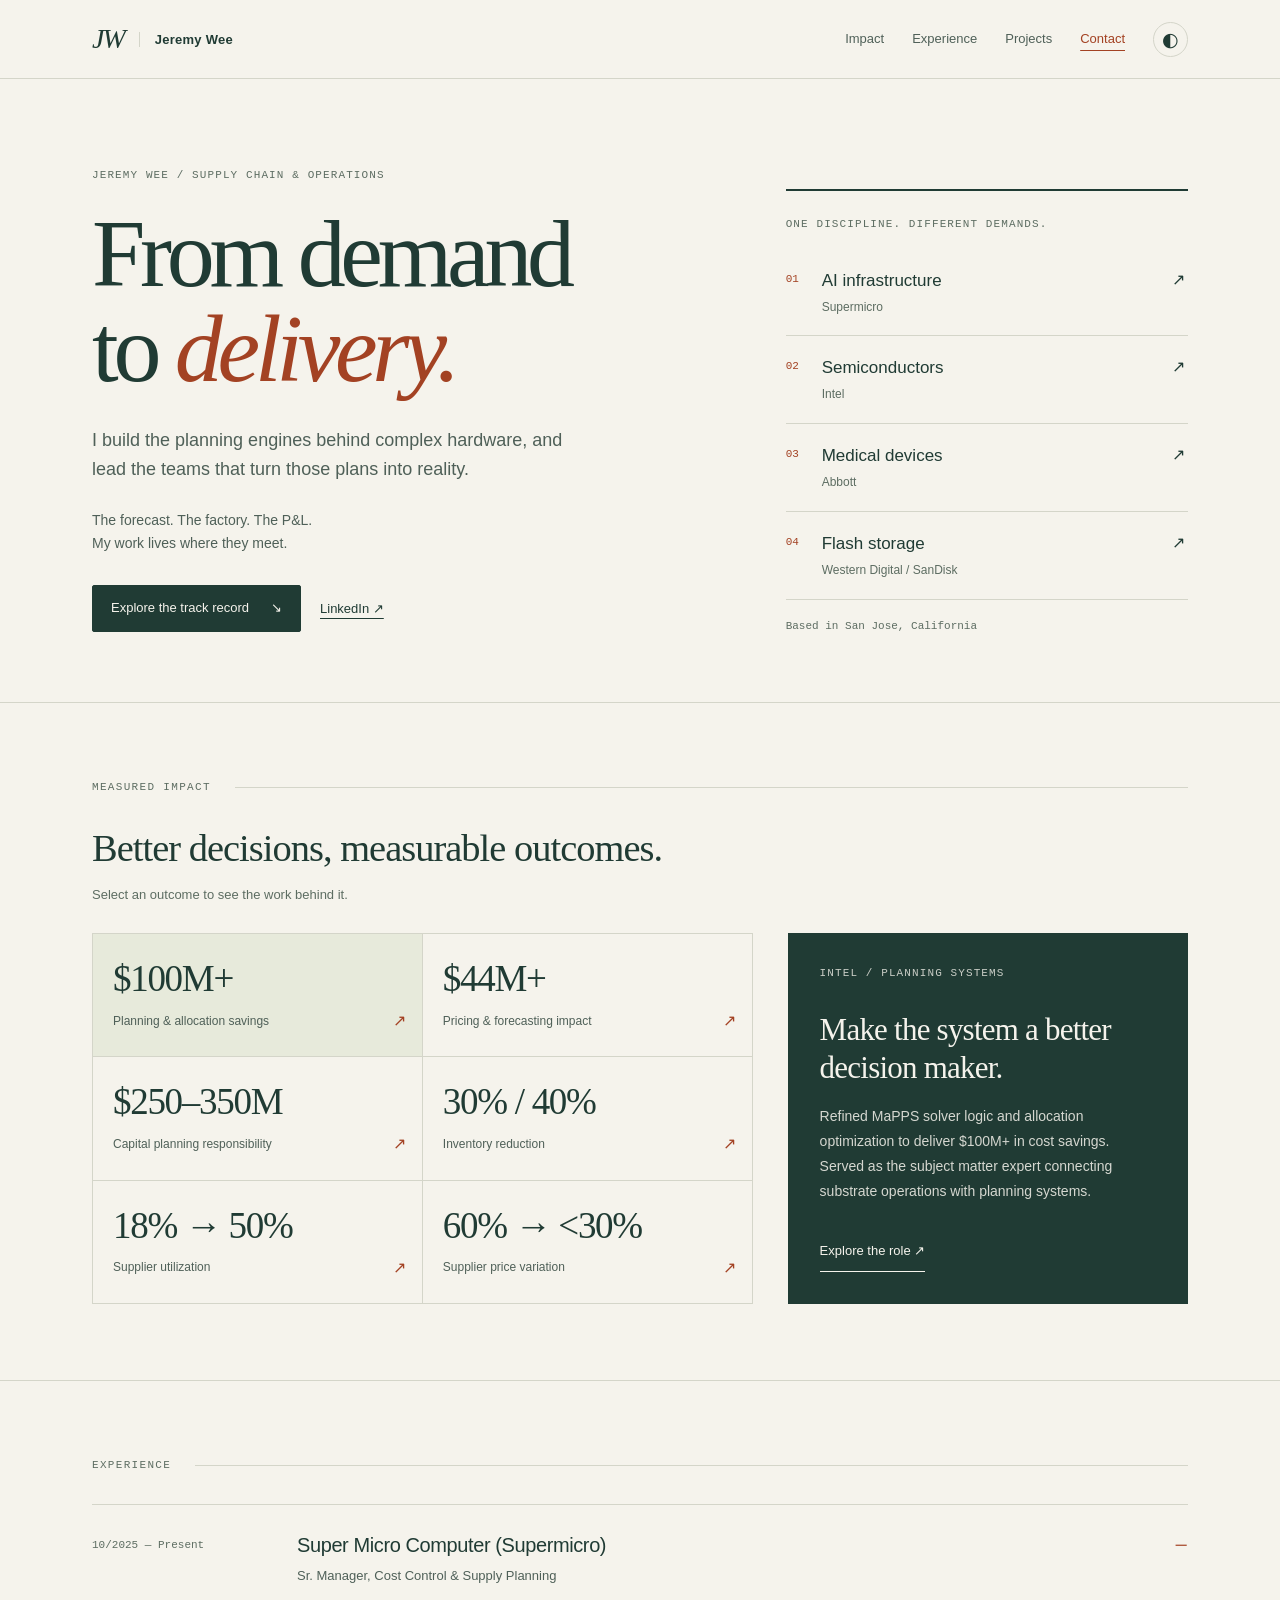
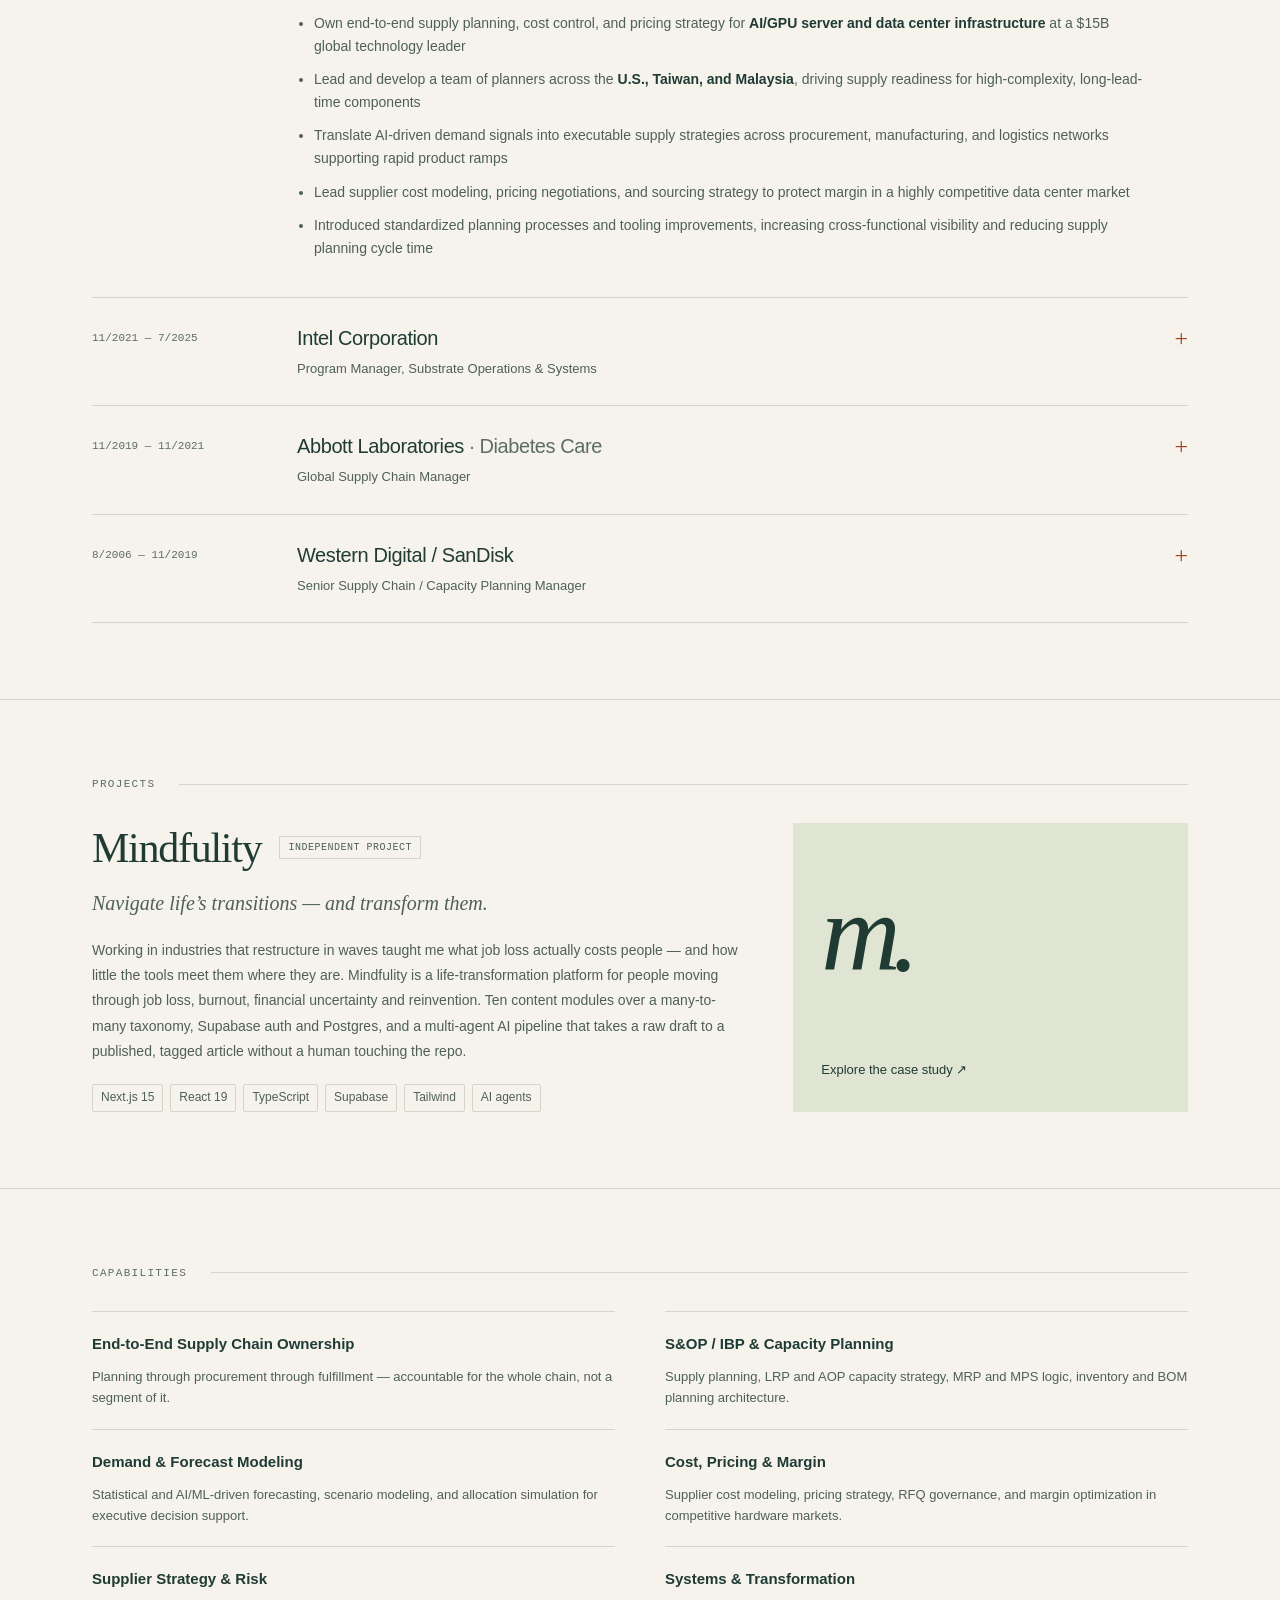
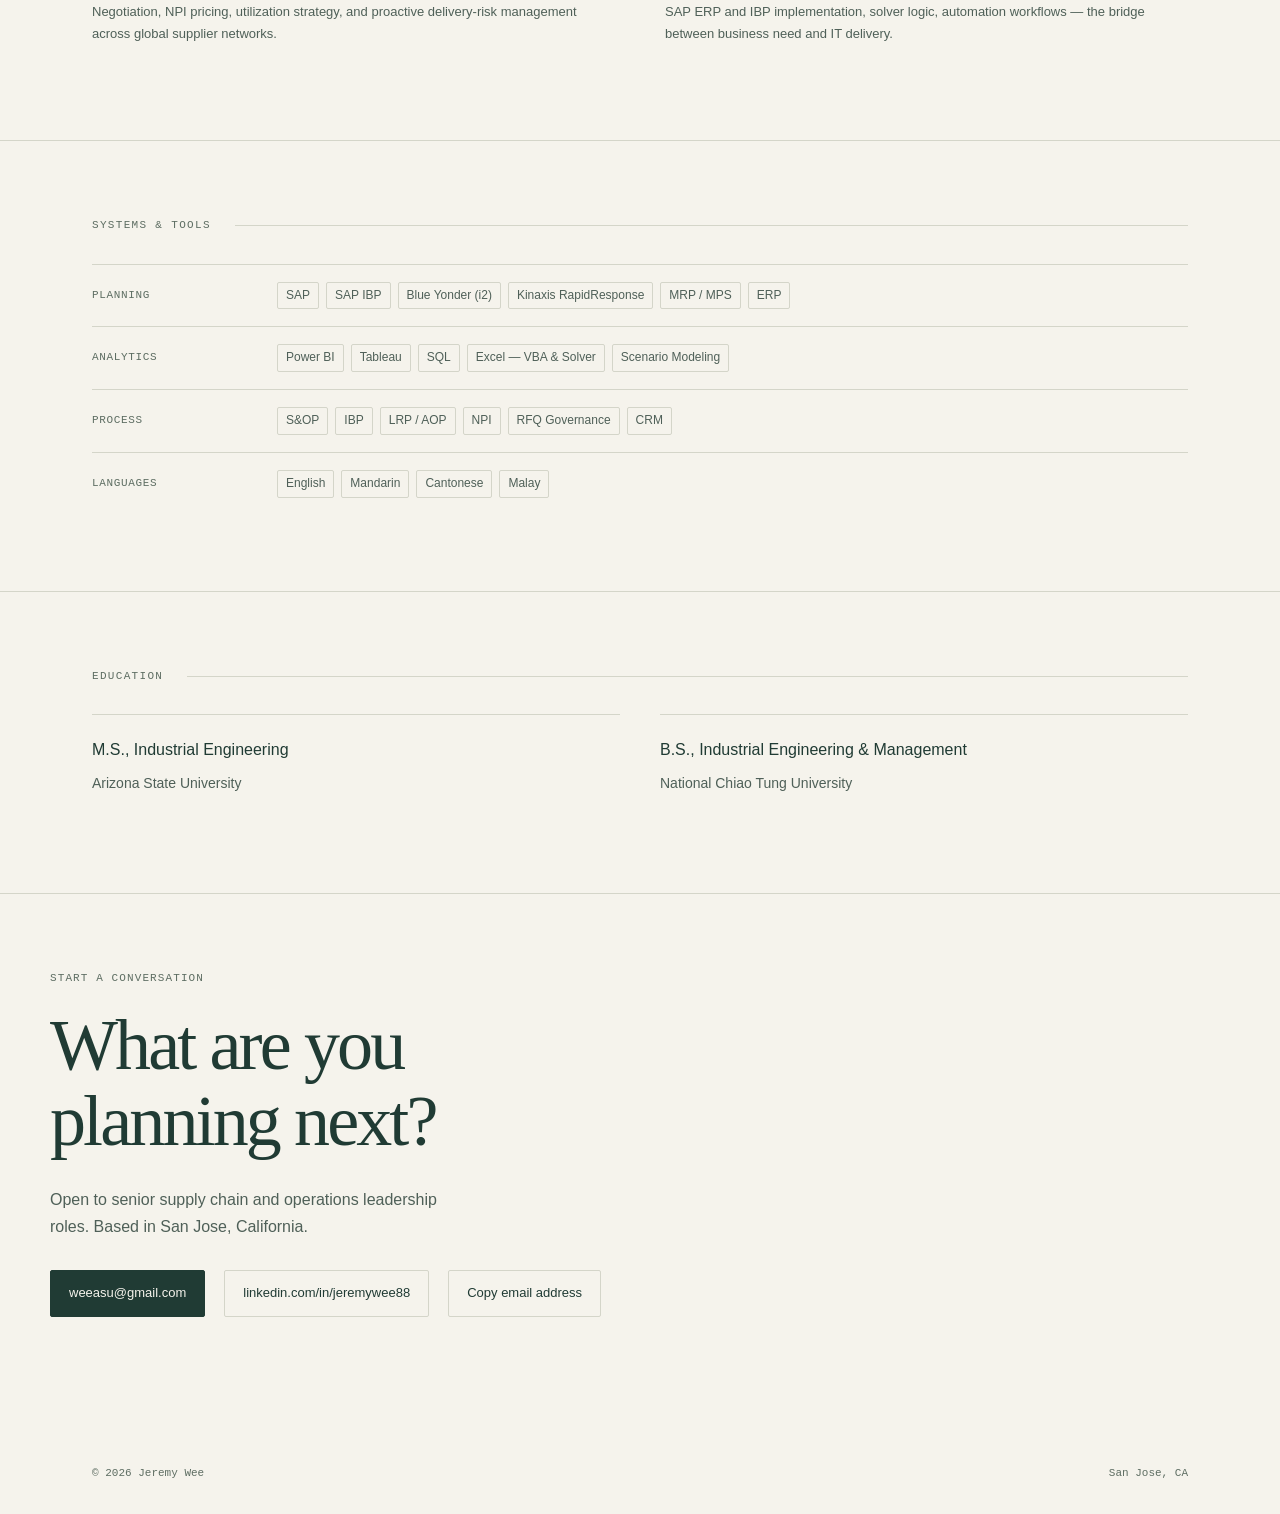
<file: index.html>
<!doctype html>
<html lang="en">
<head>
<meta charset="utf-8">
<meta name="viewport" content="width=device-width, initial-scale=1">
<title>Jeremy Wee — Supply Chain &amp; Operations Leader</title>
<meta name="description" content="Supply chain and operations leader with 19 years across Supermicro, Intel, Abbott, and Western Digital. End-to-end planning, capacity strategy, cost and pricing, systems transformation.">
<link rel="stylesheet" href="assets/site.css">
</head>
<body class="portfolio">
<a class="skip-link" href="#main">Skip to content</a>

<nav aria-label="Main navigation">
  <div class="wrap">
    <a class="mark" href="#">JW<span>Jeremy Wee</span></a>
    <button class="menu-toggle" aria-controls="navlinks" aria-expanded="false">Menu</button>
    <div class="navlinks" id="navlinks">
      <a href="#impact">Impact</a>
      <a href="#experience">Experience</a>
      <a href="#projects">Projects</a>
      <a href="#contact" class="cta">Contact</a>
      <button id="themeBtn" title="Toggle theme" aria-label="Use dark theme" aria-pressed="false">&#9680;</button>
    </div>
  </div>
</nav>

<main id="main">
<header class="hero">
  <div class="wrap hero-grid">
    <div>
      <p class="eyebrow">Jeremy Wee / Supply chain &amp; operations</p>
      <h1>From demand<br>to <em>delivery.</em></h1>
      <p class="lede">I build the planning engines behind complex hardware, and lead the teams that turn those plans into reality.</p>
      <p class="hero-note">The forecast. The factory. The P&amp;L.<br>My work lives where they meet.</p>
      <div class="actions">
        <a class="btn primary" href="#impact">Explore the track record <span aria-hidden="true">↘</span></a>
        <a class="text-link" href="https://linkedin.com/in/jeremywee88" target="_blank" rel="noopener">LinkedIn ↗</a>
      </div>
    </div>
    <aside class="career-index" aria-label="Industries and companies">
      <p class="eyebrow">One discipline. Different demands.</p>
      <a href="#supermicro"><span class="index-num">01</span><span><strong>AI infrastructure</strong><small>Supermicro</small></span><span aria-hidden="true">↗</span></a>
      <a href="#intel"><span class="index-num">02</span><span><strong>Semiconductors</strong><small>Intel</small></span><span aria-hidden="true">↗</span></a>
      <a href="#abbott"><span class="index-num">03</span><span><strong>Medical devices</strong><small>Abbott</small></span><span aria-hidden="true">↗</span></a>
      <a href="#western-digital"><span class="index-num">04</span><span><strong>Flash storage</strong><small>Western Digital / SanDisk</small></span><span aria-hidden="true">↗</span></a>
      <p class="location">Based in San Jose, California</p>
    </aside>
  </div>
</header>

<section id="impact">
  <div class="wrap">
    <div class="sec-head"><h2>Measured Impact</h2><div class="rule"></div></div>
    <p class="section-intro">Better decisions, measurable outcomes.</p>
    <p class="interaction-hint">Select an outcome to see the work behind it.</p>
    <div class="impact-layout">
      <div class="metrics" role="group" aria-label="Explore impact">
        <button class="metric" aria-pressed="true" data-impact="0"><span class="n">$100M+</span><span class="l">Planning &amp; allocation savings</span><span class="metric-arrow" aria-hidden="true">↗</span></button>
        <button class="metric" aria-pressed="false" data-impact="1"><span class="n">$44M+</span><span class="l">Pricing &amp; forecasting impact</span><span class="metric-arrow" aria-hidden="true">↗</span></button>
        <button class="metric" aria-pressed="false" data-impact="2"><span class="n">$250–350M</span><span class="l">Capital planning responsibility</span><span class="metric-arrow" aria-hidden="true">↗</span></button>
        <button class="metric" aria-pressed="false" data-impact="3"><span class="n">30% / 40%</span><span class="l">Inventory reduction</span><span class="metric-arrow" aria-hidden="true">↗</span></button>
        <button class="metric" aria-pressed="false" data-impact="4"><span class="n">18% → 50%</span><span class="l">Supplier utilization</span><span class="metric-arrow" aria-hidden="true">↗</span></button>
        <button class="metric" aria-pressed="false" data-impact="5"><span class="n">60% → &lt;30%</span><span class="l">Supplier price variation</span><span class="metric-arrow" aria-hidden="true">↗</span></button>
      </div>
      <div class="impact-story" id="impactStory" aria-live="polite" aria-atomic="true">
        <p class="eyebrow">Intel / Planning systems</p>
        <h3>Make the system a better decision maker.</h3>
        <p>Refined MaPPS solver logic and allocation optimization to deliver $100M+ in cost savings. Served as the subject matter expert connecting substrate operations with planning systems.</p>
        <a href="#intel">Explore the role <span aria-hidden="true">↗</span></a>
      </div>
    </div>
  </div>
</section>

<section id="experience">
  <div class="wrap">
    <div class="sec-head"><h2>Experience</h2><div class="rule"></div></div>

    <details class="job" id="supermicro" open>
      <summary><span class="when">10/2025 &mdash; Present</span><span class="job-title"><span class="company">Super Micro Computer (Supermicro)</span><span class="role">Sr. Manager, Cost Control &amp; Supply Planning</span></span><span class="expand" aria-hidden="true"></span></summary>
      <div class="job-body"><ul>
          <li>Own end-to-end supply planning, cost control, and pricing strategy for <b>AI/GPU server and data center infrastructure</b> at a $15B global technology leader</li>
          <li>Lead and develop a team of planners across the <b>U.S., Taiwan, and Malaysia</b>, driving supply readiness for high-complexity, long-lead-time components</li>
          <li>Translate AI-driven demand signals into executable supply strategies across procurement, manufacturing, and logistics networks supporting rapid product ramps</li>
          <li>Lead supplier cost modeling, pricing negotiations, and sourcing strategy to protect margin in a highly competitive data center market</li>
          <li>Introduced standardized planning processes and tooling improvements, increasing cross-functional visibility and reducing supply planning cycle time</li>
        </ul></div>
    </details>

    <details class="job" id="intel">
      <summary><span class="when">11/2021 &mdash; 7/2025</span><span class="job-title"><span class="company">Intel Corporation</span><span class="role">Program Manager, Substrate Operations &amp; Systems</span></span><span class="expand" aria-hidden="true"></span></summary>
      <div class="job-body"><ul>
          <li>Directed enhancements to the <b>MaPPS planning system</b> &mdash; solver logic refinement and allocation optimization &mdash; delivering <b>$100M+ in cost savings</b>; served as SME for substrate planning systems</li>
          <li>Partnered with data science and software teams to build AI-driven pricing and allocation forecasting tools, delivering <b>$44M+ in impact</b></li>
          <li>Managed the Foundry special deals checkbook and directed WIF request governance across CPLG, product planning, finance, and engineering</li>
          <li>Built supplier relationships and negotiated NPI pricing, increasing supplier utilization <b>from 18% to 50%</b></li>
          <li>Co-led inventory reduction with CPLG and Finance: <b>30% decrease</b> in assembly-in inventory, <b>40% reduction</b> in supplier inventory</li>
          <li>Automated RFQ processes, cutting quote turnaround by <b>5+ days</b> and reducing supplier price variation from over 60% to under 30%</li>
        </ul></div>
    </details>

    <details class="job" id="abbott">
      <summary><span class="when">11/2019 &mdash; 11/2021</span><span class="job-title"><span class="company">Abbott Laboratories <span style="color:var(--ink-3);font-weight:400">&middot; Diabetes Care</span></span><span class="role">Global Supply Chain Manager</span></span><span class="expand" aria-hidden="true"></span></summary>
      <div class="job-body"><ul>
          <li>Led a global supply and capacity planning organization supporting <b>regulated medical device manufacturing</b></li>
          <li>Served as SME for the <b>SAP IBP implementation</b>, leading the full lifecycle &mdash; design, UAT, go-live, and post-launch optimization</li>
          <li>Owned long-range supply planning aligned to financial forecasts, inventory targets, and business strategy</li>
          <li>Partnered with NPI, Operations, and Sourcing to ensure material readiness and supply continuity</li>
        </ul></div>
    </details>

    <details class="job" id="western-digital">
      <summary><span class="when">8/2006 &mdash; 11/2019</span><span class="job-title"><span class="company">Western Digital / SanDisk</span><span class="role">Senior Supply Chain / Capacity Planning Manager</span></span><span class="expand" aria-hidden="true"></span></summary>
      <div class="job-body"><ul>
          <li>Led global long-range planning (SSP/AOP), inventory strategy, and capacity planning across semiconductor operations</li>
          <li>Managed <b>$250M&ndash;$350M in CapEx planning</b>, supporting global manufacturing expansion and technology transitions</li>
          <li>Delivered <b>10%+ CapEx savings</b> and approximately <b>20% capital avoidance</b> through scenario modeling and optimization</li>
          <li>Owned the monthly production planning process across wafer, assembly, and test &mdash; balancing capacity utilization, material availability, and demand signals</li>
          <li>Established executive dashboards and KPIs tracking forecast accuracy, cycle time, inventory turns, on-time starts, and service levels</li>
        </ul></div>
    </details>
  </div>
</section>

<section id="projects">
  <div class="wrap">
    <div class="sec-head"><h2>Projects</h2><div class="rule"></div></div>
    <a class="project" href="projects/mindfulity/">
      <div class="project-main">
        <div class="project-top">
          <h3>Mindfulity</h3>
          <span class="live-tag">Independent project</span>
        </div>
        <p class="project-tag">Navigate life&rsquo;s transitions &mdash; and transform them.</p>
        <p class="project-desc">Working in industries that restructure in waves taught me what job loss
          actually costs people &mdash; and how little the tools meet them where they are. Mindfulity is a
          life-transformation platform for people moving through job loss, burnout, financial uncertainty and
          reinvention. Ten content modules over a many-to-many taxonomy, Supabase auth and Postgres, and a
          multi-agent AI pipeline that takes a raw draft to a published, tagged article without a human
          touching the repo.</p>
        <div class="project-chips">
          <span class="chip">Next.js 15</span><span class="chip">React 19</span><span class="chip">TypeScript</span>
          <span class="chip">Supabase</span><span class="chip">Tailwind</span><span class="chip">AI agents</span>
        </div>
      </div>
      <div class="project-go"><span class="project-monogram" aria-hidden="true">m.</span>Explore the case study ↗</div>
    </a>
  </div>
</section>

<section id="capabilities">
  <div class="wrap">
    <div class="sec-head"><h2>Capabilities</h2><div class="rule"></div></div>
    <div class="caps">
      <div class="cap"><h4>End-to-End Supply Chain Ownership</h4><p>Planning through procurement through fulfillment &mdash; accountable for the whole chain, not a segment of it.</p></div>
      <div class="cap"><h4>S&amp;OP / IBP &amp; Capacity Planning</h4><p>Supply planning, LRP and AOP capacity strategy, MRP and MPS logic, inventory and BOM planning architecture.</p></div>
      <div class="cap"><h4>Demand &amp; Forecast Modeling</h4><p>Statistical and AI/ML-driven forecasting, scenario modeling, and allocation simulation for executive decision support.</p></div>
      <div class="cap"><h4>Cost, Pricing &amp; Margin</h4><p>Supplier cost modeling, pricing strategy, RFQ governance, and margin optimization in competitive hardware markets.</p></div>
      <div class="cap"><h4>Supplier Strategy &amp; Risk</h4><p>Negotiation, NPI pricing, utilization strategy, and proactive delivery-risk management across global supplier networks.</p></div>
      <div class="cap"><h4>Systems &amp; Transformation</h4><p>SAP ERP and IBP implementation, solver logic, automation workflows &mdash; the bridge between business need and IT delivery.</p></div>
    </div>
  </div>
</section>

<section id="stack">
  <div class="wrap">
    <div class="sec-head"><h2>Systems &amp; Tools</h2><div class="rule"></div></div>
    <div class="stack-row"><div class="k">Planning</div><div class="chips">
      <span class="chip">SAP</span><span class="chip">SAP IBP</span><span class="chip">Blue Yonder (i2)</span>
      <span class="chip">Kinaxis RapidResponse</span><span class="chip">MRP / MPS</span><span class="chip">ERP</span></div></div>
    <div class="stack-row"><div class="k">Analytics</div><div class="chips">
      <span class="chip">Power BI</span><span class="chip">Tableau</span><span class="chip">SQL</span>
      <span class="chip">Excel &mdash; VBA &amp; Solver</span><span class="chip">Scenario Modeling</span></div></div>
    <div class="stack-row"><div class="k">Process</div><div class="chips">
      <span class="chip">S&amp;OP</span><span class="chip">IBP</span><span class="chip">LRP / AOP</span>
      <span class="chip">NPI</span><span class="chip">RFQ Governance</span><span class="chip">CRM</span></div></div>
    <div class="stack-row"><div class="k">Languages</div><div class="chips">
      <span class="chip">English</span><span class="chip">Mandarin</span><span class="chip">Cantonese</span>
      <span class="chip">Malay</span></div></div>
  </div>
</section>

<section id="education">
  <div class="wrap">
    <div class="sec-head"><h2>Education</h2><div class="rule"></div></div>
    <div class="edu">
      <div class="card"><p class="deg">M.S., Industrial Engineering</p><p class="school">Arizona State University</p></div>
      <div class="card"><p class="deg">B.S., Industrial Engineering &amp; Management</p><p class="school">National Chiao Tung University</p></div>
    </div>
  </div>
</section>

<section id="contact" style="border-bottom:none">
  <div class="wrap contact">
    <p class="eyebrow">Start a conversation</p><h3>What are you<br>planning next?</h3>
    <p>Open to senior supply chain and operations leadership roles. Based in San Jose, California.</p>
    <div class="actions" style="justify-content:center">
      <a class="btn primary" href="mailto:weeasu@gmail.com">weeasu@gmail.com</a>
      <a class="btn" href="https://linkedin.com/in/jeremywee88" target="_blank" rel="noopener">linkedin.com/in/jeremywee88</a>
      <button class="btn" id="copyEmail" type="button">Copy email address</button>
      <span id="copyStatus" class="copy-status" role="status"></span>
    </div>
  </div>
</section>
</main>

<div class="wrap"><footer>
  <span>&copy; <span id="yr"></span> Jeremy Wee</span>
  <span>San Jose, CA</span>
</footer></div>

<script src="assets/site.js" defer></script>
</body>
</html>
</file>
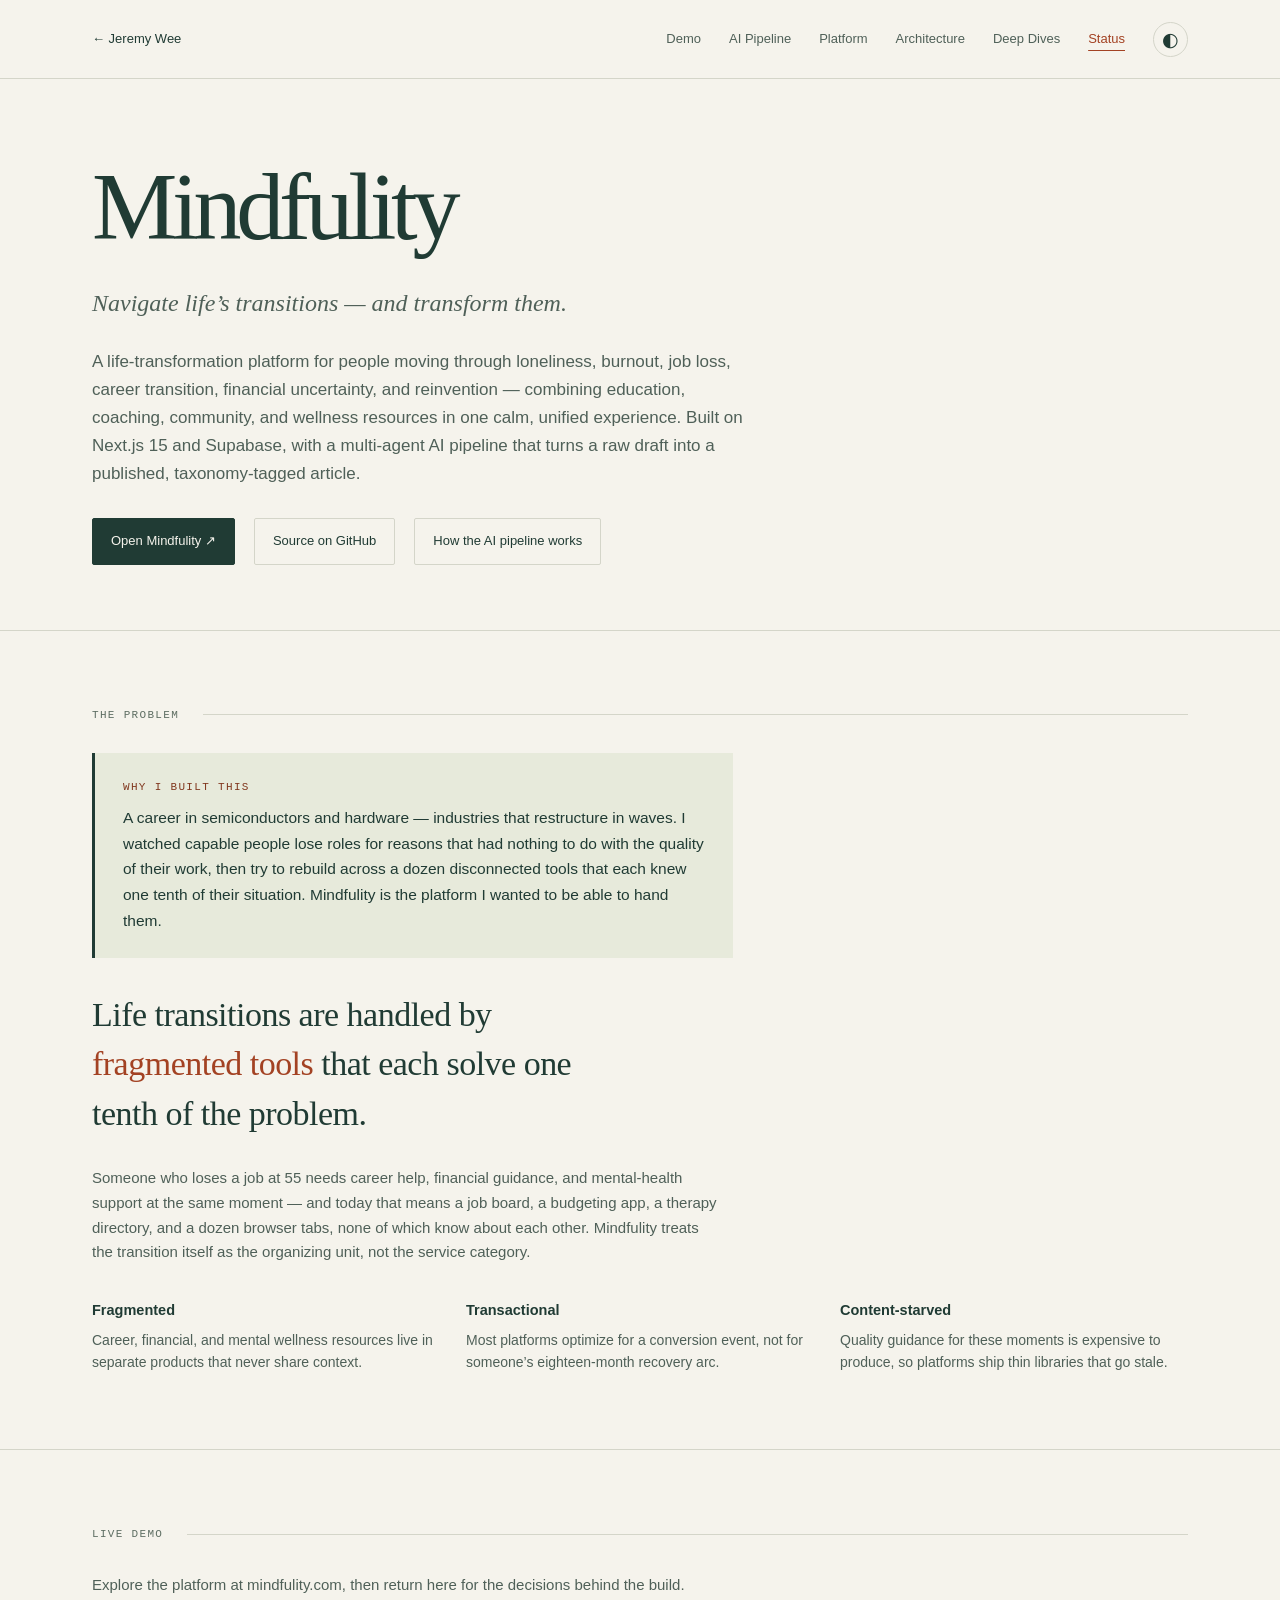
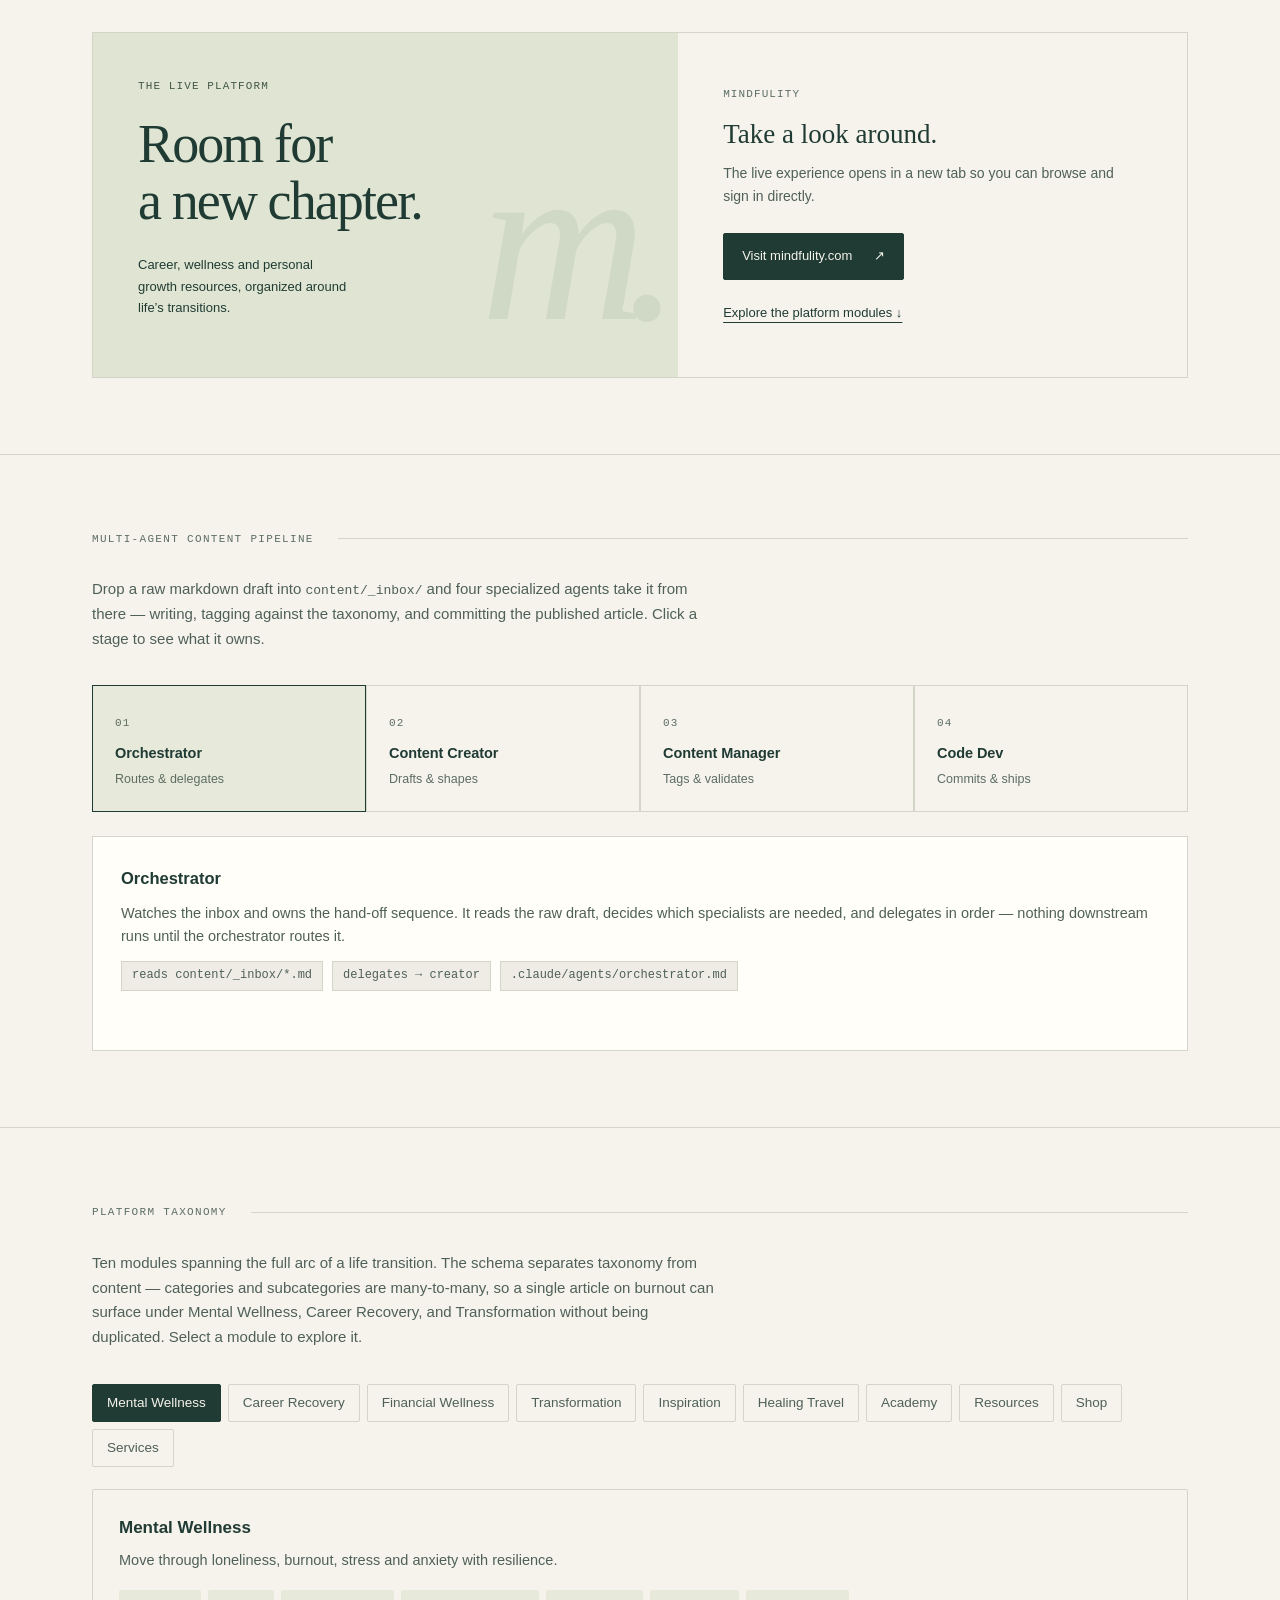
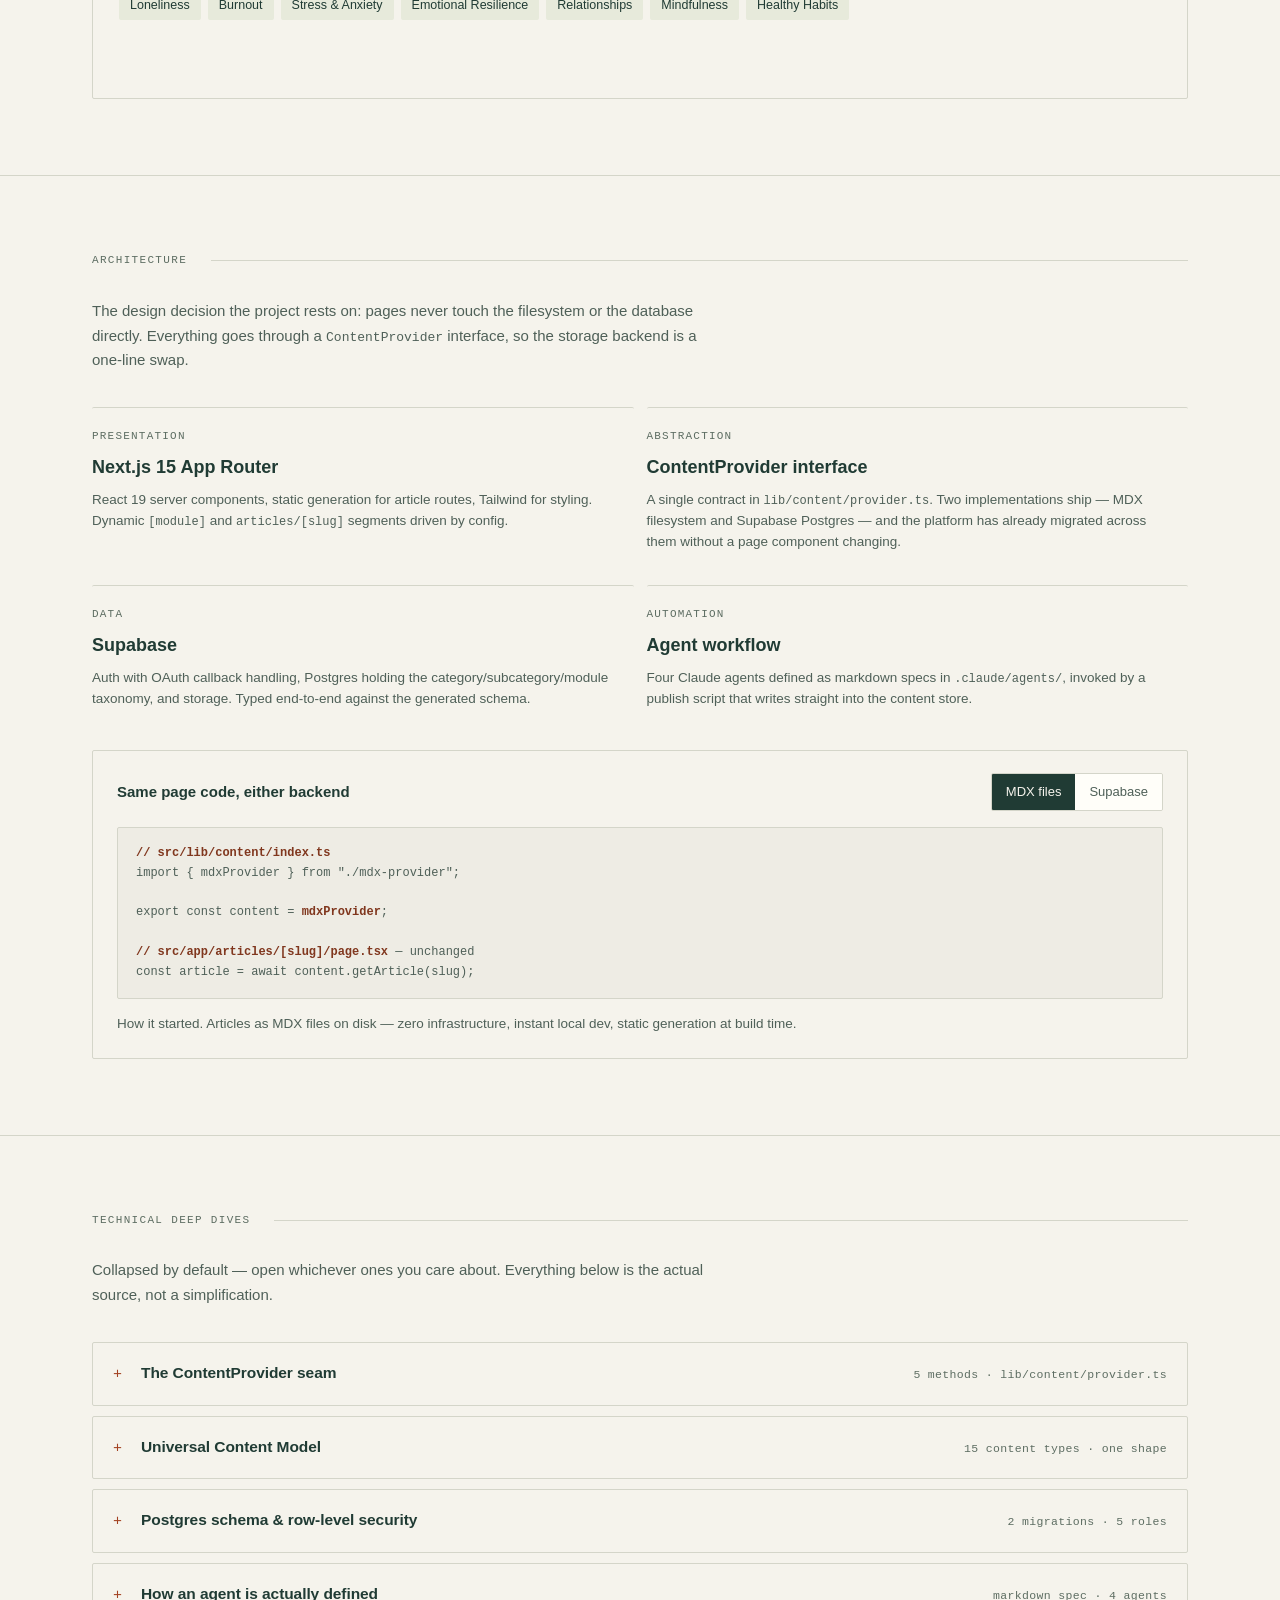
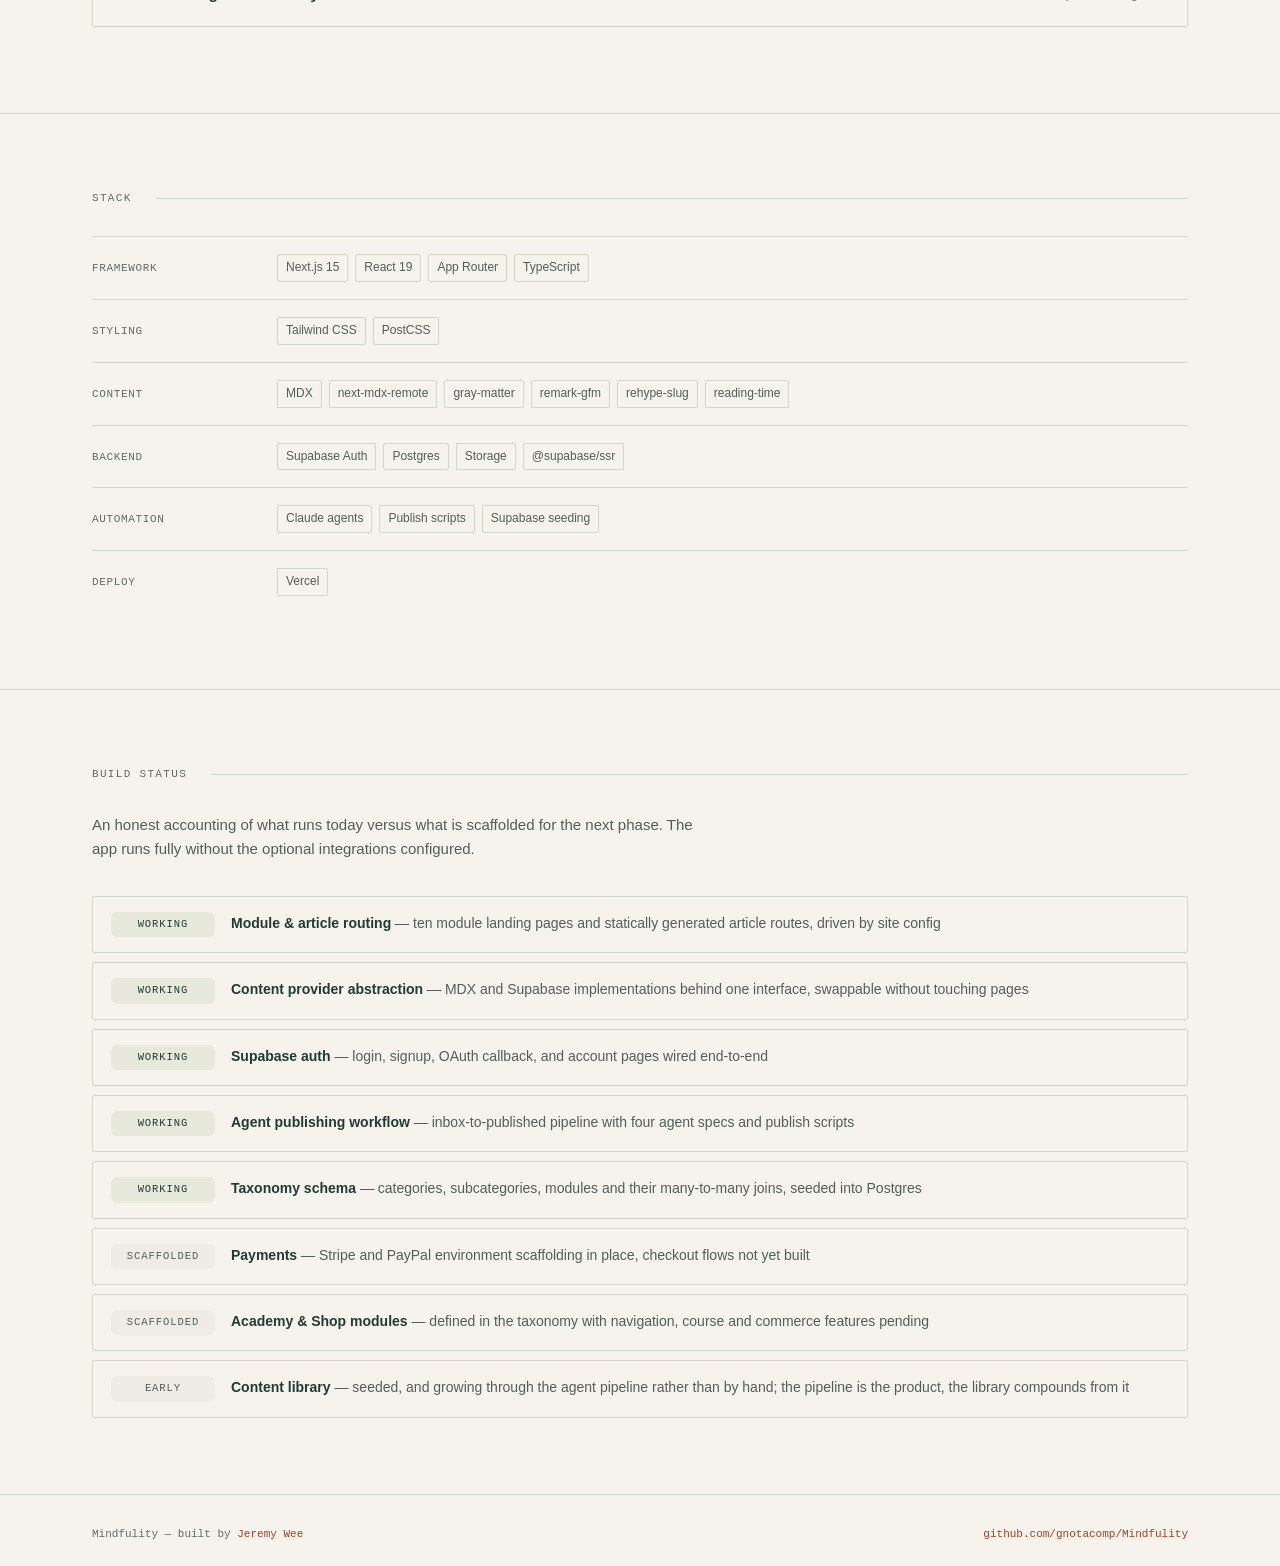
<file: projects/mindfulity/index.html>
<!doctype html>
<html lang="en">
<head>
<meta charset="utf-8">
<meta name="viewport" content="width=device-width, initial-scale=1">
<title>Mindfulity — Life Transformation Platform</title>
<meta name="description" content="Mindfulity: a life-transformation platform for navigating job loss, burnout, financial uncertainty and reinvention. Next.js 15, Supabase, and a multi-agent AI content pipeline.">
<style>
:root{
  --bg:#fbfbfa; --surface:#ffffff; --surface-2:#f6f7f6; --line:#e3e5e3; --line-soft:#eeefee;
  --ink:#15181a; --ink-2:#48524f; --ink-3:#77817d;
  --accent:#107a63; --accent-soft:#e6f3ef; --accent-ink:#0b5a49;
  --warn:#8a6d1f; --warn-soft:#fdf6e3;
  --mono:ui-monospace,SFMono-Regular,"SF Mono",Menlo,Consolas,monospace;
  --sans:-apple-system,BlinkMacSystemFont,"Segoe UI",Inter,Roboto,Helvetica,Arial,sans-serif;
  --serif:"Iowan Old Style","Palatino Linotype",Palatino,Georgia,serif;
}
@media (prefers-color-scheme:dark){
  :root:not([data-theme="light"]){
    --bg:#0d100f; --surface:#141817; --surface-2:#191e1c; --line:#262d2b; --line-soft:#1d2322;
    --ink:#eef1f0; --ink-2:#a8b3af; --ink-3:#73807b;
    --accent:#4fbfa0; --accent-soft:#132821; --accent-ink:#7ad3b8;
    --warn:#d8b863; --warn-soft:#241f12;
  }
}
:root[data-theme="dark"]{
  --bg:#0d100f; --surface:#141817; --surface-2:#191e1c; --line:#262d2b; --line-soft:#1d2322;
  --ink:#eef1f0; --ink-2:#a8b3af; --ink-3:#73807b;
  --accent:#4fbfa0; --accent-soft:#132821; --accent-ink:#7ad3b8;
  --warn:#d8b863; --warn-soft:#241f12;
}
*{box-sizing:border-box}
body{margin:0;background:var(--bg);color:var(--ink);font-family:var(--sans);font-size:16px;
  line-height:1.6;-webkit-font-smoothing:antialiased}
.wrap{max-width:1000px;margin:0 auto;padding:0 28px}
a{color:var(--accent);text-decoration:none}
a:hover{text-decoration:underline}
img{max-width:100%}

nav{position:sticky;top:0;z-index:50;background:var(--bg);border-bottom:1px solid var(--line-soft)}
nav .wrap{display:flex;align-items:center;justify-content:space-between;height:58px}
.back{font-size:13.5px;color:var(--ink-2);display:inline-flex;align-items:center;gap:7px}
.back:hover{color:var(--ink);text-decoration:none}
.navlinks{display:flex;gap:22px;align-items:center}
.navlinks a{font-size:13.5px;color:var(--ink-2)}
.navlinks a:hover{color:var(--ink);text-decoration:none}
#themeBtn{background:none;border:1px solid var(--line);color:var(--ink-2);cursor:pointer;
  border-radius:7px;width:30px;height:30px;font-size:13px;display:grid;place-items:center}
#themeBtn:hover{color:var(--ink);border-color:var(--ink-3)}
@media(max-width:700px){.navlinks a{display:none}}

header{padding:80px 0 58px;border-bottom:1px solid var(--line-soft)}
h1{font-family:var(--serif);font-size:clamp(40px,6.5vw,62px);line-height:1.03;letter-spacing:-.025em;
  margin:0 0 16px;font-weight:600}
.tagline{font-family:var(--serif);font-size:clamp(19px,2.6vw,23px);font-style:italic;color:var(--ink-2);margin:0 0 24px}
.lede{font-size:17.5px;color:var(--ink-2);max-width:64ch;margin:0}
.actions{display:flex;gap:11px;flex-wrap:wrap;margin-top:34px}
.btn{display:inline-flex;align-items:center;gap:8px;padding:11px 19px;border-radius:9px;font-size:14px;
  font-weight:500;border:1px solid var(--line);color:var(--ink-2);background:var(--surface);cursor:pointer}
.btn:hover{border-color:var(--ink-3);color:var(--ink);text-decoration:none}
.btn.primary{background:var(--accent);border-color:var(--accent);color:#fff}
.btn.primary:hover{filter:brightness(1.08);color:#fff}
.btn.disabled{opacity:.5;cursor:not-allowed}

section{padding:68px 0;border-bottom:1px solid var(--line-soft)}
.sec-head{display:flex;align-items:baseline;gap:14px;margin-bottom:14px}
h2{font-size:13px;font-family:var(--mono);letter-spacing:.14em;text-transform:uppercase;color:var(--ink-3);
  margin:0;font-weight:500;white-space:nowrap}
.sec-head .rule{flex:1;height:1px;background:var(--line)}
.sec-intro{color:var(--ink-2);max-width:66ch;margin:0 0 34px;font-size:15.5px}

/* problem */
.problem{font-family:var(--serif);font-size:clamp(21px,3vw,27px);line-height:1.45;letter-spacing:-.015em;
  max-width:26ch;margin:0 0 28px}
.problem em{color:var(--accent);font-style:normal}
.pcols{display:grid;grid-template-columns:repeat(auto-fit,minmax(215px,1fr));gap:26px;margin-top:34px}
.pcol h4{margin:0 0 7px;font-size:14.5px;font-weight:620}
.pcol p{margin:0;font-size:14px;color:var(--ink-2);line-height:1.55}

/* pipeline */
.pipe{display:grid;grid-template-columns:repeat(4,1fr);gap:9px;margin-bottom:24px}
.stage{background:var(--surface);border:1px solid var(--line);border-radius:11px;padding:16px 14px;
  cursor:pointer;text-align:left;font:inherit;color:inherit;transition:border-color .15s,background .15s}
.stage:hover{border-color:var(--accent)}
.stage[aria-selected="true"]{border-color:var(--accent);background:var(--accent-soft)}
.stage .num{font-family:var(--mono);font-size:11px;color:var(--ink-3);letter-spacing:.1em}
.stage .nm{display:block;font-weight:620;font-size:14.5px;margin-top:7px;letter-spacing:-.005em}
.stage .ro{display:block;font-size:12.5px;color:var(--ink-3);margin-top:3px}
.stage-detail{background:var(--surface);border:1px solid var(--line);border-radius:12px;padding:24px 26px;min-height:150px}
.stage-detail h4{margin:0 0 9px;font-size:16.5px;font-weight:620}
.stage-detail p{margin:0 0 13px;color:var(--ink-2);font-size:14.5px;line-height:1.6}
.stage-detail .io{display:flex;gap:9px;flex-wrap:wrap;font-family:var(--mono);font-size:12px}
.stage-detail .io span{background:var(--surface-2);border:1px solid var(--line);padding:4px 10px;border-radius:6px;color:var(--ink-2)}
@media(max-width:760px){.pipe{grid-template-columns:repeat(2,1fr)}}

/* taxonomy */
.mods{display:flex;flex-wrap:wrap;gap:7px;margin-bottom:22px}
.mod{font-size:13.5px;padding:7px 14px;border-radius:999px;background:var(--surface);
  border:1px solid var(--line);cursor:pointer;font-family:inherit;color:var(--ink-2);transition:all .15s}
.mod:hover{border-color:var(--accent);color:var(--ink)}
.mod[aria-selected="true"]{background:var(--accent);border-color:var(--accent);color:#fff}
.mod-panel{background:var(--surface);border:1px solid var(--line);border-radius:12px;padding:24px 26px}
.mod-panel h4{margin:0 0 6px;font-size:17px;font-weight:620}
.mod-panel .blurb{color:var(--ink-2);font-size:14.5px;margin:0 0 18px}
.cats{display:flex;flex-wrap:wrap;gap:7px}
.cat{font-size:12.5px;padding:4.5px 11px;border-radius:7px;background:var(--accent-soft);color:var(--accent-ink)}
.cat.empty{background:var(--surface-2);color:var(--ink-3);font-style:italic}

/* architecture */
.arch{display:grid;grid-template-columns:1fr 1fr;gap:13px;margin-bottom:22px}
.layer{background:var(--surface);border:1px solid var(--line);border-radius:11px;padding:19px 21px}
.layer .lk{font-family:var(--mono);font-size:11px;letter-spacing:.11em;text-transform:uppercase;color:var(--ink-3)}
.layer h4{margin:8px 0 7px;font-size:15px;font-weight:620}
.layer p{margin:0;font-size:13.5px;color:var(--ink-2);line-height:1.55}
@media(max-width:700px){.arch{grid-template-columns:1fr}}
.swap{background:var(--surface);border:1px solid var(--line);border-radius:12px;padding:22px 24px}
.swap-head{display:flex;align-items:center;justify-content:space-between;gap:14px;flex-wrap:wrap;margin-bottom:16px}
.swap-head h4{margin:0;font-size:15px;font-weight:620}
.toggle{display:inline-flex;border:1px solid var(--line);border-radius:8px;overflow:hidden}
.toggle button{background:var(--surface);border:0;padding:7px 14px;font:inherit;font-size:13px;
  color:var(--ink-2);cursor:pointer}
.toggle button[aria-selected="true"]{background:var(--accent);color:#fff}
pre{margin:0;background:var(--surface-2);border:1px solid var(--line);border-radius:9px;padding:16px 18px;
  overflow-x:auto;font-family:var(--mono);font-size:12.5px;line-height:1.65;color:var(--ink-2)}
pre b{color:var(--accent-ink);font-weight:600}
.swap-note{margin:14px 0 0;font-size:13.5px;color:var(--ink-2)}

/* why */
.why{border-left:3px solid var(--accent);background:var(--accent-soft);border-radius:0 11px 11px 0;
  padding:20px 24px;margin:0 0 32px;max-width:72ch}
.why-k{font-family:var(--mono);font-size:11px;letter-spacing:.12em;text-transform:uppercase;
  color:var(--accent-ink);margin-bottom:9px}
.why p{margin:0;font-size:15.5px;line-height:1.65;color:var(--ink-2)}

/* deep dives */
.dd{background:var(--surface);border:1px solid var(--line);border-radius:11px;margin-bottom:10px;
  overflow:hidden}
.dd[open]{border-color:var(--accent)}
.dd summary{cursor:pointer;padding:17px 20px;display:flex;align-items:baseline;gap:14px;
  flex-wrap:wrap;list-style:none;user-select:none}
.dd summary::-webkit-details-marker{display:none}
.dd summary::before{content:"+";font-family:var(--mono);font-size:15px;color:var(--accent);
  width:14px;flex:none}
.dd[open] summary::before{content:"\2212"}
.dd summary:hover .dd-t{color:var(--accent)}
.dd-t{font-weight:620;font-size:15.5px;letter-spacing:-.005em}
.dd-m{font-family:var(--mono);font-size:11.5px;color:var(--ink-3);margin-left:auto;letter-spacing:.03em}
.dd-body{padding:4px 22px 24px 22px;border-top:1px solid var(--line-soft);margin-top:2px}
.dd-body p{font-size:14.5px;color:var(--ink-2);line-height:1.62;margin:16px 0}
.dd-body pre{margin:16px 0}
.dd-body pre i{color:var(--ink-3);font-style:italic}
.dd-body code{font-family:var(--mono);font-size:12.5px;background:var(--surface-2);
  border:1px solid var(--line);padding:1.5px 6px;border-radius:5px}
.dd-note{font-size:13.5px!important;color:var(--ink-3)!important;border-left:2px solid var(--line);
  padding-left:14px;margin-bottom:0!important}
@media(max-width:620px){.dd-m{margin-left:0;width:100%}}

/* stack */
.stack-row{display:grid;grid-template-columns:140px 1fr;gap:20px;padding:14px 0;
  border-top:1px solid var(--line-soft);align-items:baseline}
.stack-row:first-child{border-top:none}
.stack-row .k{font-family:var(--mono);font-size:12px;letter-spacing:.09em;text-transform:uppercase;color:var(--ink-3)}
.chips{display:flex;flex-wrap:wrap;gap:7px}
.chip{font-size:13px;padding:4.5px 11px;border-radius:999px;background:var(--accent-soft);color:var(--accent-ink)}
@media(max-width:620px){.stack-row{grid-template-columns:1fr;gap:8px}}

/* status */
.status-list{display:grid;gap:9px}
.srow{display:grid;grid-template-columns:104px 1fr;gap:16px;align-items:start;background:var(--surface);
  border:1px solid var(--line);border-radius:10px;padding:15px 18px}
.badge{font-family:var(--mono);font-size:10.5px;letter-spacing:.09em;text-transform:uppercase;
  padding:4px 9px;border-radius:6px;text-align:center}
.badge.live{background:var(--accent-soft);color:var(--accent-ink)}
.badge.scaf{background:var(--warn-soft);color:var(--warn)}
.srow .txt{font-size:14px;color:var(--ink-2)}
.srow .txt b{color:var(--ink);font-weight:620}
@media(max-width:600px){.srow{grid-template-columns:1fr;gap:8px}.badge{justify-self:start}}

footer{padding:40px 0;display:flex;justify-content:space-between;flex-wrap:wrap;gap:12px;
  font-size:13.5px;color:var(--ink-3)}
</style>
<link rel="stylesheet" href="../../assets/site.css">
</head>
<body class="case-study">
<a class="skip-link" href="#main">Skip to content</a>

<nav aria-label="Case study navigation">
  <div class="wrap">
    <a class="back" href="../../">&larr; Jeremy Wee</a>
    <button class="menu-toggle" aria-controls="navlinks" aria-expanded="false">Menu</button>
    <div class="navlinks" id="navlinks">
      <a href="#demo">Demo</a>
      <a href="#pipeline">AI Pipeline</a>
      <a href="#taxonomy">Platform</a>
      <a href="#architecture">Architecture</a>
      <a href="#deep">Deep Dives</a>
      <a href="#status">Status</a>
      <button id="themeBtn" title="Toggle theme" aria-label="Use dark theme" aria-pressed="false">&#9680;</button>
    </div>
  </div>
</nav>

<main id="main">
<header>
  <div class="wrap">
    <h1>Mindfulity</h1>
    <p class="tagline">Navigate life&rsquo;s transitions &mdash; and transform them.</p>
    <p class="lede">A life-transformation platform for people moving through loneliness, burnout, job loss,
      career transition, financial uncertainty, and reinvention &mdash; combining education, coaching, community,
      and wellness resources in one calm, unified experience. Built on Next.js 15 and Supabase, with a
      multi-agent AI pipeline that turns a raw draft into a published, taxonomy-tagged article.</p>
    <div class="actions">
      <a class="btn primary" href="https://mindfulity.com" target="_blank" rel="noopener">Open Mindfulity ↗</a>
      <a class="btn" href="https://github.com/gnotacomp/Mindfulity" target="_blank" rel="noopener">Source on GitHub</a>
      <a class="btn" href="#pipeline">How the AI pipeline works</a>
    </div>
  </div>
</header>

<section id="problem">
  <div class="wrap">
    <div class="sec-head"><h2>The Problem</h2><div class="rule"></div></div>
    <div class="why">
      <div class="why-k">Why I built this</div>
      <p>A career in semiconductors and hardware &mdash; industries that restructure in waves. I watched
        capable people lose roles for reasons that had nothing to do with the quality of their work, then try to
        rebuild across a dozen disconnected tools that each knew one tenth of their situation. Mindfulity is the
        platform I wanted to be able to hand them.</p>
    </div>
    <p class="problem">Life transitions are handled by <em>fragmented tools</em> that each solve one tenth of the problem.</p>
    <p class="sec-intro">Someone who loses a job at 55 needs career help, financial guidance, and mental-health
      support at the same moment &mdash; and today that means a job board, a budgeting app, a therapy directory,
      and a dozen browser tabs, none of which know about each other. Mindfulity treats the transition itself as
      the organizing unit, not the service category.</p>
    <div class="pcols">
      <div class="pcol"><h4>Fragmented</h4><p>Career, financial, and mental wellness resources live in separate products that never share context.</p></div>
      <div class="pcol"><h4>Transactional</h4><p>Most platforms optimize for a conversion event, not for someone&rsquo;s eighteen-month recovery arc.</p></div>
      <div class="pcol"><h4>Content-starved</h4><p>Quality guidance for these moments is expensive to produce, so platforms ship thin libraries that go stale.</p></div>
    </div>
  </div>
</section>

<section id="demo">
  <div class="wrap">
    <div class="sec-head"><h2>Live Demo</h2><div class="rule"></div></div>
    <p class="sec-intro">Explore the platform at mindfulity.com, then return here for the decisions behind the build.</p>
    <!-- Mindfulity sends X-Frame-Options: SAMEORIGIN. Keep the live app as a
         direct link; a cross-origin iframe cannot render it on GitHub Pages. -->
    <div class="demo-launch">
      <div class="demo-identity"><span class="demo-monogram" aria-hidden="true">m.</span><p class="eyebrow">The live platform</p><h3>Room for<br>a new chapter.</h3><p>Career, wellness and personal growth resources, organized around life’s transitions.</p></div>
      <div class="demo-action"><p class="eyebrow">Mindfulity</p><p class="launch-heading">Take a look around.</p><p>The live experience opens in a new tab so you can browse and sign in directly.</p><a class="btn primary" href="https://mindfulity.com" target="_blank" rel="noopener">Visit mindfulity.com <span aria-hidden="true">↗</span></a><a class="text-link" href="#taxonomy">Explore the platform modules ↓</a></div>
    </div>
  </div>
</section>

<section id="pipeline">
  <div class="wrap">
    <div class="sec-head"><h2>Multi-Agent Content Pipeline</h2><div class="rule"></div></div>
    <p class="sec-intro">Drop a raw markdown draft into <code style="font-family:var(--mono);font-size:13px">content/_inbox/</code>
      and four specialized agents take it from there &mdash; writing, tagging against the taxonomy, and committing
      the published article. Click a stage to see what it owns.</p>
    <div class="pipe" role="tablist" aria-label="Pipeline stages">
      <button class="stage" role="tab" aria-selected="true" data-i="0"><span class="num">01</span><span class="nm">Orchestrator</span><span class="ro">Routes &amp; delegates</span></button>
      <button class="stage" role="tab" aria-selected="false" data-i="1"><span class="num">02</span><span class="nm">Content Creator</span><span class="ro">Drafts &amp; shapes</span></button>
      <button class="stage" role="tab" aria-selected="false" data-i="2"><span class="num">03</span><span class="nm">Content Manager</span><span class="ro">Tags &amp; validates</span></button>
      <button class="stage" role="tab" aria-selected="false" data-i="3"><span class="num">04</span><span class="nm">Code Dev</span><span class="ro">Commits &amp; ships</span></button>
    </div>
    <div class="stage-detail" id="stageDetail" role="tabpanel"></div>
  </div>
</section>

<section id="taxonomy">
  <div class="wrap">
    <div class="sec-head"><h2>Platform Taxonomy</h2><div class="rule"></div></div>
    <p class="sec-intro">Ten modules spanning the full arc of a life transition. The schema separates taxonomy from
      content &mdash; categories and subcategories are many-to-many, so a single article on burnout can surface under
      Mental Wellness, Career Recovery, and Transformation without being duplicated. Select a module to explore it.</p>
    <div class="mods" role="tablist" aria-label="Platform modules"></div>
    <div class="mod-panel" id="modPanel" role="tabpanel"></div>
  </div>
</section>

<section id="architecture">
  <div class="wrap">
    <div class="sec-head"><h2>Architecture</h2><div class="rule"></div></div>
    <p class="sec-intro">The design decision the project rests on: pages never touch the filesystem or the database
      directly. Everything goes through a <code style="font-family:var(--mono);font-size:13px">ContentProvider</code>
      interface, so the storage backend is a one-line swap.</p>
    <div class="arch">
      <div class="layer"><div class="lk">Presentation</div><h4>Next.js 15 App Router</h4><p>React 19 server components, static generation for article routes, Tailwind for styling. Dynamic <code style="font-family:var(--mono);font-size:12px">[module]</code> and <code style="font-family:var(--mono);font-size:12px">articles/[slug]</code> segments driven by config.</p></div>
      <div class="layer"><div class="lk">Abstraction</div><h4>ContentProvider interface</h4><p>A single contract in <code style="font-family:var(--mono);font-size:12px">lib/content/provider.ts</code>. Two implementations ship &mdash; MDX filesystem and Supabase Postgres &mdash; and the platform has already migrated across them without a page component changing.</p></div>
      <div class="layer"><div class="lk">Data</div><h4>Supabase</h4><p>Auth with OAuth callback handling, Postgres holding the category/subcategory/module taxonomy, and storage. Typed end-to-end against the generated schema.</p></div>
      <div class="layer"><div class="lk">Automation</div><h4>Agent workflow</h4><p>Four Claude agents defined as markdown specs in <code style="font-family:var(--mono);font-size:12px">.claude/agents/</code>, invoked by a publish script that writes straight into the content store.</p></div>
    </div>
    <div class="swap">
      <div class="swap-head">
        <h4>Same page code, either backend</h4>
        <div class="toggle" role="tablist" aria-label="Content provider">
          <button role="tab" aria-selected="true" data-p="mdx">MDX files</button>
          <button role="tab" aria-selected="false" data-p="supabase">Supabase</button>
        </div>
      </div>
      <pre id="swapCode"></pre>
      <p class="swap-note" id="swapNote"></p>
    </div>
  </div>
</section>

<section id="deep">
  <div class="wrap">
    <div class="sec-head"><h2>Technical Deep Dives</h2><div class="rule"></div></div>
    <p class="sec-intro">Collapsed by default &mdash; open whichever ones you care about. Everything below is the
      actual source, not a simplification.</p>

    <details class="dd">
      <summary><span class="dd-t">The ContentProvider seam</span><span class="dd-m">5 methods · lib/content/provider.ts</span></summary>
      <div class="dd-body">
        <p>The architectural bet of the project. Pages depend on this interface and nothing else, so storage is a
          swappable detail. Both implementations exist &mdash; and the swap has already been exercised in
          production, which is the part that matters: the platform now runs on Supabase, and not one page
          component changed when it moved off MDX.</p>
<pre><b>export interface</b> ContentProvider {
  <i>/** List content matching a query. Only published+public unless overridden. */</i>
  list(query?: ContentQuery): Promise&lt;AnyContent[]&gt;;

  <i>/** Fetch a single content object by type + slug. */</i>
  getBySlug(type: ContentType, slug: string): Promise&lt;AnyContent | <b>null</b>&gt;;

  <i>/** Fetch an article (with rendered body) by slug. */</i>
  getArticle(slug: string): Promise&lt;Article | <b>null</b>&gt;;

  <i>/** All article slugs — used for static generation. */</i>
  articleSlugs(): Promise&lt;string[]&gt;;

  <i>/** Related content — admin overrides, then shared tags, then category. */</i>
  related(item: AnyContent, limit?: number): Promise&lt;AnyContent[]&gt;;
}</pre>
        <p class="dd-note">That last method is the Content Relationship Engine: resolution honours manual
          <code>relatedIds</code> first, then shared tags and keywords, then same-category fallback &mdash; so
          editorial intent always beats the algorithm.</p>
      </div>
    </details>

    <details class="dd">
      <summary><span class="dd-t">Universal Content Model</span><span class="dd-m">15 content types · one shape</span></summary>
      <div class="dd-body">
        <p>Every object on the platform &mdash; article, course, coach, travel package, testimonial &mdash; shares
          one base shape and extends it. This is what lets a single taxonomy, a single relationship engine, and a
          single provider interface serve wildly different content without special-casing.</p>
<pre><b>export type</b> ContentType =
  | "article"   | "video"    | "podcast"  | "download"
  | "resource"  | "product"  | "service"  | "course"
  | "webinar"   | "workshop" | "event"    | "travel-package"
  | "coach"     | "speaker"  | "testimonial";

<b>export type</b> PublishStatus = "draft" | "scheduled" | "published" | "archived";
<b>export type</b> Visibility    = "public" | "members" | "private";

<b>export interface</b> BaseContent {
  id: string;  type: ContentType;  slug: string;  module: ModuleId;
  title: string;  summary: string;  description?: string;
  category?: string;  subcategory?: string;
  tags: string[];  keywords: string[];
  <i>/* …featuredImage, gallery, SEO fields, status, visibility */</i>
}</pre>
        <p class="dd-note">Pages depend only on these types &mdash; never on where content physically lives.</p>
      </div>
    </details>

    <details class="dd">
      <summary><span class="dd-t">Postgres schema &amp; row-level security</span><span class="dd-m">2 migrations · 5 roles</span></summary>
      <div class="dd-body">
        <p>The taxonomy from the vision document, expressed as real Postgres. Five user roles, enum-constrained
          content types mirroring the TypeScript union, and a profiles table that auto-populates from
          <code>auth.users</code> via trigger. RLS policies ship in the second migration.</p>
<pre><b>create type</b> user_role <b>as enum</b> (
  'visitor', 'member', 'coach', 'vendor', 'admin'
);

<b>create type</b> content_type <b>as enum</b> (
  'article', 'video', 'podcast', 'download', 'resource', 'product',
  'service', 'course', 'webinar', 'workshop', 'event', 'travel_package',
  'coach', 'speaker', 'testimonial'
);

<b>create type</b> publish_status  <b>as enum</b> ('draft','scheduled','published','archived');
<b>create type</b> visibility_level <b>as enum</b> ('public','members','private');
<b>create type</b> booking_status   <b>as enum</b> ('pending','confirmed','cancelled',
                                        'waitlisted','attended');

<b>create table</b> profiles (
  id         uuid <b>primary key references</b> auth.users (id) <b>on delete cascade</b>,
  full_name  text,
  role       user_role <b>not null default</b> 'member',
  created_at timestamptz <b>not null default</b> now()
);</pre>
        <p class="dd-note">The <code>booking_status</code> enum is the seam for the Services module &mdash;
          coaching and workshops are bookable objects in the same content model, not a bolted-on subsystem.</p>
      </div>
    </details>

    <details class="dd">
      <summary><span class="dd-t">How an agent is actually defined</span><span class="dd-m">markdown spec · 4 agents</span></summary>
      <div class="dd-body">
        <p>Each pipeline stage is a markdown file with frontmatter declaring its tools, model, and contract.
          No orchestration framework &mdash; the specs are the program. Here is the real content-manager header:</p>
<pre>---
name: content-manager
description: &gt;-
  Packages finished article content into a schema-valid staging file for
  publishing. Use after content-creator produces body + suggested metadata.
  Builds Universal Content Model frontmatter, picks the URL slug and SEO
  fields, and writes a staging file to content/_inbox/. Does not publish
  (that's code-dev, which inserts it into Supabase).
tools: Read, Write, Edit, Glob, Grep, Bash
model: opus
---</pre>
        <p class="dd-note">Note the explicit non-responsibility &mdash; <i>does not publish</i>. Each agent's spec
          names what it must not do, which is what keeps a four-stage chain from collapsing into one agent that
          does everything badly.</p>
      </div>
    </details>
  </div>
</section>

<section id="stack">
  <div class="wrap">
    <div class="sec-head"><h2>Stack</h2><div class="rule"></div></div>
    <div class="stack-row"><div class="k">Framework</div><div class="chips">
      <span class="chip">Next.js 15</span><span class="chip">React 19</span><span class="chip">App Router</span>
      <span class="chip">TypeScript</span></div></div>
    <div class="stack-row"><div class="k">Styling</div><div class="chips">
      <span class="chip">Tailwind CSS</span><span class="chip">PostCSS</span></div></div>
    <div class="stack-row"><div class="k">Content</div><div class="chips">
      <span class="chip">MDX</span><span class="chip">next-mdx-remote</span><span class="chip">gray-matter</span>
      <span class="chip">remark-gfm</span><span class="chip">rehype-slug</span><span class="chip">reading-time</span></div></div>
    <div class="stack-row"><div class="k">Backend</div><div class="chips">
      <span class="chip">Supabase Auth</span><span class="chip">Postgres</span><span class="chip">Storage</span>
      <span class="chip">@supabase/ssr</span></div></div>
    <div class="stack-row"><div class="k">Automation</div><div class="chips">
      <span class="chip">Claude agents</span><span class="chip">Publish scripts</span><span class="chip">Supabase seeding</span></div></div>
    <div class="stack-row"><div class="k">Deploy</div><div class="chips">
      <span class="chip">Vercel</span></div></div>
  </div>
</section>

<section id="status">
  <div class="wrap">
    <div class="sec-head"><h2>Build Status</h2><div class="rule"></div></div>
    <p class="sec-intro">An honest accounting of what runs today versus what is scaffolded for the next phase.
      The app runs fully without the optional integrations configured.</p>
    <div class="status-list">
      <div class="srow"><span class="badge live">Working</span><span class="txt"><b>Module &amp; article routing</b> — ten module landing pages and statically generated article routes, driven by site config</span></div>
      <div class="srow"><span class="badge live">Working</span><span class="txt"><b>Content provider abstraction</b> — MDX and Supabase implementations behind one interface, swappable without touching pages</span></div>
      <div class="srow"><span class="badge live">Working</span><span class="txt"><b>Supabase auth</b> — login, signup, OAuth callback, and account pages wired end-to-end</span></div>
      <div class="srow"><span class="badge live">Working</span><span class="txt"><b>Agent publishing workflow</b> — inbox-to-published pipeline with four agent specs and publish scripts</span></div>
      <div class="srow"><span class="badge live">Working</span><span class="txt"><b>Taxonomy schema</b> — categories, subcategories, modules and their many-to-many joins, seeded into Postgres</span></div>
      <div class="srow"><span class="badge scaf">Scaffolded</span><span class="txt"><b>Payments</b> — Stripe and PayPal environment scaffolding in place, checkout flows not yet built</span></div>
      <div class="srow"><span class="badge scaf">Scaffolded</span><span class="txt"><b>Academy &amp; Shop modules</b> — defined in the taxonomy with navigation, course and commerce features pending</span></div>
      <div class="srow"><span class="badge scaf">Early</span><span class="txt"><b>Content library</b> — seeded, and growing through the agent pipeline rather than by hand; the pipeline is the product, the library compounds from it</span></div>
    </div>
  </div>
</section>

</main>
<div class="wrap"><footer>
  <span>Mindfulity &mdash; built by <a href="../../">Jeremy Wee</a></span>
  <span><a href="https://github.com/gnotacomp/Mindfulity" target="_blank" rel="noopener">github.com/gnotacomp/Mindfulity</a></span>
</footer></div>

<script>

var STAGES = [
  { name:"Orchestrator", file:".claude/agents/orchestrator.md",
    desc:"Watches the inbox and owns the hand-off sequence. It reads the raw draft, decides which specialists are needed, and delegates in order — nothing downstream runs until the orchestrator routes it.",
    io:["reads content/_inbox/*.md","delegates → creator"] },
  { name:"Content Creator", file:".claude/agents/content-creator.md",
    desc:"Turns a rough draft into a finished article in the platform's voice — calm, practical, written for someone in the middle of a hard transition rather than browsing casually. Produces the body and the Universal Content Model frontmatter.",
    io:["in: raw markdown","out: structured MDX"] },
  { name:"Content Manager", file:".claude/agents/content-manager.md",
    desc:"Places the article in the taxonomy: which modules it belongs to, which subcategories it maps onto, and whether the frontmatter validates against the content type schema. This is what lets one burnout article surface under three different modules.",
    io:["validates frontmatter","assigns module × subcategory"] },
  { name:"Code Dev", file:".claude/agents/code-dev.md",
    desc:"Lands the result — writes into content/articles/ or straight into Supabase via the publish script, runs the typecheck, and commits. The article is live without a human touching the repo.",
    io:["writes to provider","npm run typecheck","commit"] }
];

var MODULES = [
  { id:"mental-wellness", label:"Mental Wellness", blurb:"Move through loneliness, burnout, stress and anxiety with resilience.", cats:["Loneliness","Burnout","Stress & Anxiety","Emotional Resilience","Relationships","Mindfulness","Healthy Habits"] },
  { id:"career-recovery", label:"Career Recovery", blurb:"Recover from job loss and reinvent your professional path.", cats:["Job Loss Recovery","Resume Building","Interview Preparation","Career Change","LinkedIn Optimization","Retirement Transition","Job Listings"] },
  { id:"financial-wellness", label:"Financial Wellness", blurb:"Build financial confidence, from budgeting to retirement planning.", cats:["Budgeting","Retirement Planning","Investing","Estate Planning","Insurance","Financial Confidence"] },
  { id:"transformation", label:"Transformation", blurb:"Personal growth, reinvention, and purpose discovery.", cats:["Personal Growth","Reinvention","Purpose Discovery","Habit Building","Goal Setting","Life Design","Retirement Lifestyle"] },
  { id:"inspiration", label:"Inspiration", blurb:"Motivation, success stories, positive living and gratitude.", cats:["Motivational Speeches","Success Stories","Speaker Corner","Positive Living","Feng Shui","Crystals & Symbolism","Mantras & Affirmations","Gratitude","Vision Boards"] },
  { id:"healing-travel", label:"Healing Travel", blurb:"Wellness retreats, spiritual journeys, and nature escapes.", cats:["Wellness Retreats","Spiritual Journeys","Nature Escapes","Cultural Exploration","Retirement Travel","Bus Tours","Travel Packages"] },
  { id:"academy", label:"Academy", blurb:"Courses, certifications and bootcamps with progress tracking.", cats:[] },
  { id:"resources", label:"Resources", blurb:"Articles, videos, podcasts, downloads and assessments.", cats:["Articles","Videos","Podcasts","Downloads","Assessments","Webinars"] },
  { id:"shop", label:"Shop", blurb:"Wellness products, books and affiliate finds.", cats:[] },
  { id:"services", label:"Services", blurb:"Coaching, consulting, workshops and webinars — bookable online.", cats:["Wellness Coaching","Career Coaching","Financial Planning","Feng Shui Consultation","Speaker Coaching"] }
];

var SWAP = {
  mdx: { code: '<b>// src/lib/content/index.ts</b>\nimport { mdxProvider } from "./mdx-provider";\n\nexport const content = <b>mdxProvider</b>;\n\n<b>// src/app/articles/[slug]/page.tsx</b> — unchanged\nconst article = await content.getArticle(slug);',
         note: "How it started. Articles as MDX files on disk — zero infrastructure, instant local dev, static generation at build time." },
  supabase: { code: '<b>// src/lib/content/index.ts</b>\nimport { supabaseProvider } from "./supabase-provider";\n\nexport const content = <b>supabaseProvider</b>;\n\n<b>// src/app/articles/[slug]/page.tsx</b> — unchanged\nconst article = await content.getArticle(slug);',
         note: "Where it runs today (CONTENT_BACKEND=supabase). Same call signature, now reading from Postgres. Editors publish without a deploy — and when the backend flipped, not one page component changed. The abstraction earned its keep." }
};

function esc(s){ return String(s).replace(/&/g,"&amp;").replace(/</g,"&lt;").replace(/>/g,"&gt;"); }

/* pipeline */
var stageBtns = Array.prototype.slice.call(document.querySelectorAll(".stage"));
var stageDetail = document.getElementById("stageDetail");
function renderStage(i){
  var s = STAGES[i];
  stageDetail.innerHTML = "<h4>" + esc(s.name) + "</h4><p>" + esc(s.desc) + "</p><div class='io'>"
    + s.io.map(function(x){ return "<span>" + esc(x) + "</span>"; }).join("")
    + "<span>" + esc(s.file) + "</span></div>";
  stageBtns.forEach(function(b,j){ b.setAttribute("aria-selected", j === i ? "true" : "false"); });
}
stageBtns.forEach(function(b){ b.addEventListener("click", function(){ renderStage(+b.dataset.i); }); });
renderStage(0);

/* taxonomy */
var modsEl = document.querySelector(".mods"), modPanel = document.getElementById("modPanel");
MODULES.forEach(function(m,i){
  var b = document.createElement("button");
  b.className = "mod"; b.type = "button"; b.setAttribute("role","tab");
  b.setAttribute("aria-selected", i === 0 ? "true" : "false");
  b.textContent = m.label;
  b.addEventListener("click", function(){ renderMod(i); });
  modsEl.appendChild(b);
});
function renderMod(i){
  var m = MODULES[i];
  var cats = m.cats.length
    ? m.cats.map(function(c){ return "<span class='cat'>" + esc(c) + "</span>"; }).join("")
    : "<span class='cat empty'>Subcategories not yet defined — module scaffolded in navigation</span>";
  modPanel.innerHTML = "<h4>" + esc(m.label) + "</h4><p class='blurb'>" + esc(m.blurb) + "</p><div class='cats'>" + cats + "</div>";
  Array.prototype.forEach.call(modsEl.children, function(b,j){ b.setAttribute("aria-selected", j === i ? "true":"false"); });
}
renderMod(0);

/* provider swap */
var swapBtns = Array.prototype.slice.call(document.querySelectorAll(".toggle button"));
var swapCode = document.getElementById("swapCode"), swapNote = document.getElementById("swapNote");
function renderSwap(k){
  swapCode.innerHTML = SWAP[k].code;
  swapNote.textContent = SWAP[k].note;
  swapBtns.forEach(function(b){ b.setAttribute("aria-selected", b.dataset.p === k ? "true":"false"); });
}
swapBtns.forEach(function(b){ b.addEventListener("click", function(){ renderSwap(b.dataset.p); }); });
renderSwap("mdx");


</script>
<script src="../../assets/site.js" defer></script>
</body>
</html>
</file>
<file: assets/site.css>
:root{color-scheme:light;--bg:#f5f3ec;--surface:#fffef9;--surface-2:#eeece4;--line:#d4d5c9;--line-soft:#ddded3;--ink:#203b34;--ink-2:#4f6058;--ink-3:#5d6d62;--accent:#a34223;--accent-soft:#e7eadb;--accent-ink:#80371e;--mono:ui-monospace,Consolas,monospace;--sans:"Segoe UI",Helvetica,Arial,sans-serif;--serif:"Iowan Old Style","Palatino Linotype",Palatino,Georgia,serif}
:root[data-theme=dark]{color-scheme:dark;--bg:#172922;--surface:#20372e;--surface-2:#253c32;--line:#4b6053;--line-soft:#354d40;--ink:#f2f0df;--ink-2:#c5cdbd;--ink-3:#b5c0ac;--accent:#f1ae89;--accent-soft:#304a3a;--accent-ink:#f1ae89}
*{box-sizing:border-box}html{scroll-behavior:smooth;scroll-padding-top:95px}body{margin:0;background:var(--bg);color:var(--ink);font:16px/1.65 var(--sans);-webkit-font-smoothing:antialiased}button,a,input{touch-action:manipulation}button{font:inherit}a{color:var(--accent);text-decoration:none}a:hover{text-decoration:underline;text-underline-offset:5px}button{cursor:pointer}button:focus-visible,a:focus-visible,summary:focus-visible{outline:3px solid var(--accent);outline-offset:5px}img{max-width:100%}[hidden]{display:none!important}.wrap{width:min(1180px,100%);margin:auto;padding:0 42px}.skip-link{position:fixed;left:20px;top:-100px;padding:12px 20px;background:var(--surface);z-index:200}.skip-link:focus{top:12px}nav{position:sticky;top:0;z-index:50;background:var(--bg);border-bottom:1px solid var(--line)}nav .wrap{display:flex;align-items:center;justify-content:space-between;min-height:78px;gap:20px}.mark{display:flex;gap:15px;align-items:center;color:var(--ink);font:italic 28px var(--serif);letter-spacing:-2px}.mark span{font:600 13px var(--sans);letter-spacing:.02em;border-left:1px solid var(--line);padding-left:15px}.navlinks{display:flex;gap:28px;align-items:center}.navlinks a{font-size:13px;color:var(--ink-2)}.navlinks a[aria-current]{color:var(--accent);text-decoration:underline;text-underline-offset:7px}#themeBtn{display:grid;place-items:center;width:35px;height:35px;border:1px solid var(--line);border-radius:50%;background:transparent;color:var(--ink);font-size:19px;cursor:pointer}.menu-toggle{display:none}.eyebrow{font:11px/1.5 var(--mono);letter-spacing:.1em;text-transform:uppercase;color:var(--ink-3);margin:0 0 22px}header{border-bottom:1px solid var(--line);padding:88px 0 70px}.hero-grid{display:grid;grid-template-columns:1.55fr 1fr;gap:70px;align-items:center}h1{font:400 clamp(58px,7.5vw,96px)/.99 var(--serif);letter-spacing:-.055em;margin:0 0 30px}h1 em{font-weight:400;color:var(--accent)}.lede{font-size:18px;line-height:1.65;color:var(--ink-2);max-width:49ch;margin:0}.hero-note{font-size:14px;color:var(--ink-2);margin:24px 0 0}.actions{display:flex;flex-wrap:wrap;gap:19px;align-items:center;margin-top:30px}.btn{display:inline-flex;justify-content:center;align-items:center;gap:22px;border:1px solid var(--line);border-radius:2px;padding:12px 18px;background:transparent;color:var(--ink);font:500 13px/1.6 var(--sans);cursor:pointer}.btn:hover{background:var(--surface-2);text-decoration:none;border-color:var(--ink)}.btn.primary{background:var(--ink);color:var(--bg);border-color:var(--ink)}.btn.primary:hover{background:var(--accent);border-color:var(--accent);color:var(--bg)}.text-link{font-size:13px;color:var(--ink);text-decoration:underline;text-underline-offset:5px}.career-index{align-self:end;padding:25px 0 0;border-top:2px solid var(--ink)}.career-index .eyebrow{margin-bottom:16px}.career-index>a{display:grid;grid-template-columns:24px 1fr 16px;gap:12px;padding:18px 0;border-bottom:1px solid var(--line);color:var(--ink);transition:padding .2s}.career-index>a:hover{padding-left:8px;text-decoration:none}.index-num{font:11px var(--mono);padding-top:6px;color:var(--accent)}.career-index strong{font-size:17px;font-weight:500}.career-index small{display:block;font-size:12px;color:var(--ink-3);margin-top:3px}.location{font:11px var(--mono);color:var(--ink-3);margin:20px 0 0}section{padding:76px 0;border-bottom:1px solid var(--line)}.sec-head{display:flex;gap:24px;align-items:center;margin-bottom:30px}h2{font:11px/1.5 var(--mono);text-transform:uppercase;letter-spacing:.12em;color:var(--ink-3);margin:0;white-space:normal}.sec-head .rule{flex:1;height:1px;background:var(--line)}.section-intro{font:400 clamp(28px,3vw,39px)/1.2 var(--serif);letter-spacing:-.025em;margin:0 0 12px}.interaction-hint{font-size:13px;color:var(--ink-3);margin:0 0 28px}.impact-layout{display:grid;grid-template-columns:1.65fr 1fr;gap:35px}.metrics{display:grid;grid-template-columns:repeat(2,minmax(0,1fr));border-top:1px solid var(--line);border-left:1px solid var(--line)}.metric{position:relative;text-align:left;border:0;border-right:1px solid var(--line);border-bottom:1px solid var(--line);border-radius:0;background:transparent;color:var(--ink);padding:24px 20px;min-width:0;transition:background .2s}.metric[aria-pressed=true]{background:var(--accent-soft)}.metric:hover{background:var(--surface)}.metric[aria-pressed=true]:hover{background:var(--accent-soft)}.metric .n{display:block;font:400 clamp(26px,3vw,37px)/1.1 var(--serif);letter-spacing:-.035em;margin-bottom:12px}.metric .l{display:block;font-size:12px;color:var(--ink-2);padding-right:15px}.metric-arrow{position:absolute;right:16px;bottom:22px;color:var(--accent);font-size:16px}.impact-story{padding:32px;background:var(--ink);color:var(--bg);display:flex;flex-direction:column;align-items:flex-start}.impact-story .eyebrow{color:var(--bg);opacity:.8}.impact-story h3{font:400 31px/1.2 var(--serif);letter-spacing:-.025em;margin:8px 0 18px}.impact-story>p:not(.eyebrow){font-size:14px;line-height:1.8;margin:0 0 25px;opacity:.85}.impact-story>a{color:var(--bg);margin-top:auto;font-size:13px;border-bottom:1px solid currentColor;padding:10px 0}.job{border-top:1px solid var(--line);scroll-margin-top:96px}.job:last-child{border-bottom:1px solid var(--line)}.job summary{display:grid;grid-template-columns:185px 1fr 24px;gap:20px;padding:26px 0;list-style:none;cursor:pointer;align-items:start}.job summary::-webkit-details-marker{display:none}.when{font:11px/1.8 var(--mono);color:var(--ink-3);padding-top:5px}.company{display:block;font-size:20px;line-height:1.4;font-weight:500;letter-spacing:-.02em}.role{display:block;color:var(--ink-2);font-size:13px;margin-top:6px}.expand{font:24px/1.2 var(--serif);text-align:right;color:var(--accent)}.expand:before{content:"+"}.job[open] .expand:before{content:"−"}.job summary:hover .company{color:var(--accent)}.job-body{padding:0 44px 27px 205px}.job ul{padding-left:17px;margin:0;font-size:14px;color:var(--ink-2)}.job li{margin-bottom:10px}.job li b{font-weight:600;color:var(--ink)}.project{display:grid;grid-template-columns:1.65fr 1fr;gap:50px;align-items:stretch;color:var(--ink);border:0;border-radius:0;background:transparent;padding:0;transform:none}.project:hover{text-decoration:none;transform:none}.project-top{display:flex;flex-wrap:wrap;gap:18px;align-items:center;margin:0 0 15px}.project h3{font:400 42px/1.2 var(--serif);letter-spacing:-.03em;margin:0}.live-tag{font:10px var(--mono);text-transform:uppercase;letter-spacing:.05em;border:1px solid var(--line);padding:5px 8px;border-radius:0;color:var(--ink-2);background:transparent}.project-tag{font:italic 20px/1.5 var(--serif);color:var(--ink-2);margin:0 0 20px}.project-desc{font-size:14px;color:var(--ink-2);margin:0 0 20px;line-height:1.8}.project-chips,.chips{display:flex;flex-wrap:wrap;gap:7px}.chip{font-size:12px;border:1px solid var(--line);background:transparent;padding:3px 8px;border-radius:2px;color:var(--ink-2)}.project-go{display:flex;flex-direction:column;justify-content:space-between;padding:28px;background:#dfe5d2;color:#203b34;font-size:13px;border-bottom:3px solid transparent;transition:border-color .2s}.project:hover .project-go{border-color:var(--accent)}.project-monogram{font:italic 110px/.95 var(--serif);letter-spacing:-.08em;padding:30px 0 70px;display:block}.caps{display:grid;grid-template-columns:1fr 1fr;gap:0 50px}.cap{border:0;border-top:1px solid var(--line);border-radius:0;background:transparent;padding:20px 0}.cap h4{font-size:15px;font-weight:600;margin:0 0 9px}.cap p{font-size:13px;color:var(--ink-2);margin:0}.stack-row{display:grid;grid-template-columns:160px 1fr;gap:25px;padding:17px 0;border-top:1px solid var(--line)}.stack-row .k{font:11px var(--mono);letter-spacing:.06em;text-transform:uppercase;color:var(--ink-3);padding-top:7px}.edu{display:grid;grid-template-columns:1fr 1fr;gap:40px}.edu .card{border:0;border-top:1px solid var(--line);background:transparent;border-radius:0;padding:22px 0}.deg{font-size:16px;margin:0 0 8px}.school{font-size:14px;color:var(--ink-2);margin:0}.contact{text-align:left;padding:0}.contact h3{font:400 clamp(46px,6vw,72px)/1.05 var(--serif);letter-spacing:-.04em;margin:0 0 28px}.contact>p:not(.eyebrow){color:var(--ink-2);max-width:45ch;font-size:16px;margin:0}.contact .actions{justify-content:flex-start!important}.copy-status{font-size:13px;flex-basis:100%;color:var(--ink-2);min-height:22px}footer{display:flex;justify-content:space-between;flex-wrap:wrap;gap:15px;border-top:0;padding:30px 0;color:var(--ink-3);font:11px/1.8 var(--mono)}
/* Case study: retain its detailed interactive exhibits within the same visual language. */
.case-study .wrap{max-width:1180px}.case-study header{padding:80px 0 65px}.case-study h1{font-size:clamp(60px,8vw,96px)}.case-study .tagline{font-size:24px}.case-study .lede{font-size:17px;max-width:70ch}.case-study .sec-intro{max-width:75ch;font-size:15px;color:var(--ink-2)}.case-study .back{font-size:13px;color:var(--ink)}.case-study .why{background:var(--accent-soft);border-left-color:var(--ink);border-radius:0;padding:25px 28px}.case-study .why p{color:var(--ink)}.case-study .why-k{color:var(--accent-ink)}.case-study .problem{font-size:34px;max-width:30ch}.case-study .pipe{gap:0}.case-study .stage{border-radius:0;padding:22px;border-color:var(--line);background:transparent;min-width:0}.case-study .stage[aria-selected=true]{background:var(--accent-soft);border-color:var(--ink)}.case-study .stage-detail{border-radius:0;background:var(--surface);border-color:var(--line);padding:28px;min-height:215px}.case-study .stage-detail .io span{border-radius:0;overflow-wrap:anywhere}.case-study .mod,.case-study .cat,.case-study .mod-panel,.case-study .layer,.case-study .swap,.case-study .dd,.case-study .srow,.case-study pre,.case-study .toggle{border-radius:2px}.case-study .mod{background:transparent;color:var(--ink-2);border-color:var(--line)}.case-study .mod[aria-selected=true],.case-study .toggle button[aria-selected=true]{background:var(--ink);color:var(--bg);border-color:var(--ink)}.case-study .mod-panel,.case-study .layer,.case-study .swap,.case-study .dd,.case-study .srow{background:transparent;border-color:var(--line)}.case-study .mod-panel{min-height:210px}.case-study .cat{color:var(--ink);background:var(--accent-soft)}.case-study .layer{border-width:1px 0 0;padding-left:0}.case-study .layer h4{font-size:18px}.case-study .dd[open]{border-color:var(--ink)}.case-study pre{font-size:12px;color:var(--ink-2);background:var(--surface-2);border-color:var(--line)}.case-study .badge.live{background:var(--accent-soft);color:var(--ink)}.case-study .badge.scaf{background:var(--surface-2);color:var(--ink-2)}.case-study .chip{border-radius:2px}.demo-launch{display:grid;grid-template-columns:1.15fr 1fr;border:1px solid var(--line)}.demo-identity{position:relative;overflow:hidden;background:#dfe5d2;color:#203b34;padding:45px}.demo-identity .eyebrow{color:#435648}.demo-identity h3{font:400 clamp(35px,5vw,54px)/1.05 var(--serif);letter-spacing:-.035em;position:relative;margin:0 0 25px}.demo-identity>p:last-child{font-size:13px;max-width:30ch;position:relative}.demo-monogram{position:absolute;font:italic 230px/1 var(--serif);bottom:20px;right:20px;opacity:.07;letter-spacing:-.1em}.demo-action{padding:45px;display:flex;flex-direction:column;align-items:flex-start;justify-content:center}.demo-action .eyebrow{margin-bottom:15px}.launch-heading{font:27px/1.3 var(--serif);margin:0 0 10px}.demo-action>p:not(.eyebrow):not(.launch-heading){font-size:14px;color:var(--ink-2);margin:0 0 25px}.demo-action .text-link{margin-top:22px}
@media(min-width:1600px){.hero{padding-top:110px;padding-bottom:100px}}
@media(max-width:960px){.wrap{padding:0 28px}.hero-grid{gap:35px;grid-template-columns:1.25fr 1fr}.navlinks{gap:18px}.impact-layout{gap:22px;grid-template-columns:1.35fr 1fr}.impact-story{padding:25px}.impact-story h3{font-size:27px}.case-study .navlinks{gap:13px}.case-study .navlinks a{font-size:12px}.job summary{grid-template-columns:150px 1fr 24px}.job-body{padding-left:170px}.project{gap:30px}.case-study .pipe{grid-template-columns:repeat(2,1fr)}}
@media(max-width:720px){html{scroll-padding-top:85px}.wrap{padding:0 22px}nav .wrap{min-height:67px;flex-wrap:wrap;gap:0}.mark{font-size:25px}.mark span{font-size:12px}.js .menu-toggle{display:block;margin-left:auto;border:1px solid var(--line);border-radius:2px;padding:7px 11px;background:transparent;color:var(--ink);font:12px var(--sans)}.navlinks,.case-study .navlinks{display:flex;flex-basis:100%;flex-wrap:wrap;gap:20px;padding:20px 0}.navlinks a,.case-study .navlinks a{display:block!important;font-size:13px}.js .menu-toggle[aria-expanded=false]+.navlinks{display:none}header,.case-study header{padding:52px 0 45px}.hero-grid{grid-template-columns:1fr;gap:42px}h1{font-size:clamp(59px,12vw,82px)}.lede{font-size:17px}.hero-note{font-size:14px}.career-index{max-width:100%}.career-index>a{padding:13px 0}.career-index strong{font-size:16px}section{padding:48px 0}.sec-head{margin-bottom:25px}.impact-layout{grid-template-columns:1fr;gap:20px}.metric{padding:22px 16px}.metric .n{font-size:30px}.metric .l{font-size:11px}.impact-story{min-height:300px}.impact-story h3{max-width:22ch;font-size:31px}.job summary{grid-template-columns:1fr 24px;gap:8px;padding:22px 0}.job .when{grid-column:1 / -1}.company{font-size:19px}.job-body{padding:0 0 20px 0}.job ul{font-size:13px}.project{grid-template-columns:1fr;gap:25px}.project-go{min-height:220px}.project-monogram{font-size:90px;padding:5px 0 25px}.caps{grid-template-columns:1fr;gap:0}.stack-row{grid-template-columns:1fr;gap:12px}.edu{grid-template-columns:1fr;gap:0}.contact .actions{align-items:stretch;gap:12px}.contact .btn{max-width:100%;overflow-wrap:anywhere;font-size:12px}.contact h3{font-size:52px}.demo-launch{grid-template-columns:1fr}.demo-identity,.demo-action{padding:30px}.case-study .stage{padding:18px 14px}.case-study .stage-detail{padding:23px 20px;min-height:270px}.case-study .mod-panel{padding:22px 20px}.case-study .dd summary{padding:17px 15px}.case-study .dd-body{padding-left:15px;padding-right:15px}.case-study .arch{grid-template-columns:1fr}.case-study .problem{font-size:28px}.case-study .why{padding:22px}.case-study .layer{padding-bottom:10px}}
@media(max-width:720px){.metric .n{font-size:clamp(21px,6vw,30px);white-space:nowrap}.metric[data-impact="2"] .n{font-size:clamp(18px,5.4vw,27px)}}
@media(prefers-reduced-motion:reduce){html{scroll-behavior:auto}*,*::before,*::after{animation:none!important;transition:none!important}}
/* Scroll reveal — blocks slide in from the left as they enter the viewport.
   The .reveal class is applied by site.js, so with JS off nothing is hidden.
   overflow-x:clip (not hidden) keeps the offset from creating a scrollbar
   while leaving the sticky nav working. */
body{overflow-x:clip}
.reveal{opacity:0;transform:translateX(-28px);transition:opacity .6s ease,transform .6s cubic-bezier(.22,.9,.3,1)}
.reveal.in{opacity:1;transform:none}
@media(prefers-reduced-motion:reduce){.reveal,.reveal.in{opacity:1;transform:none}}
</file>
